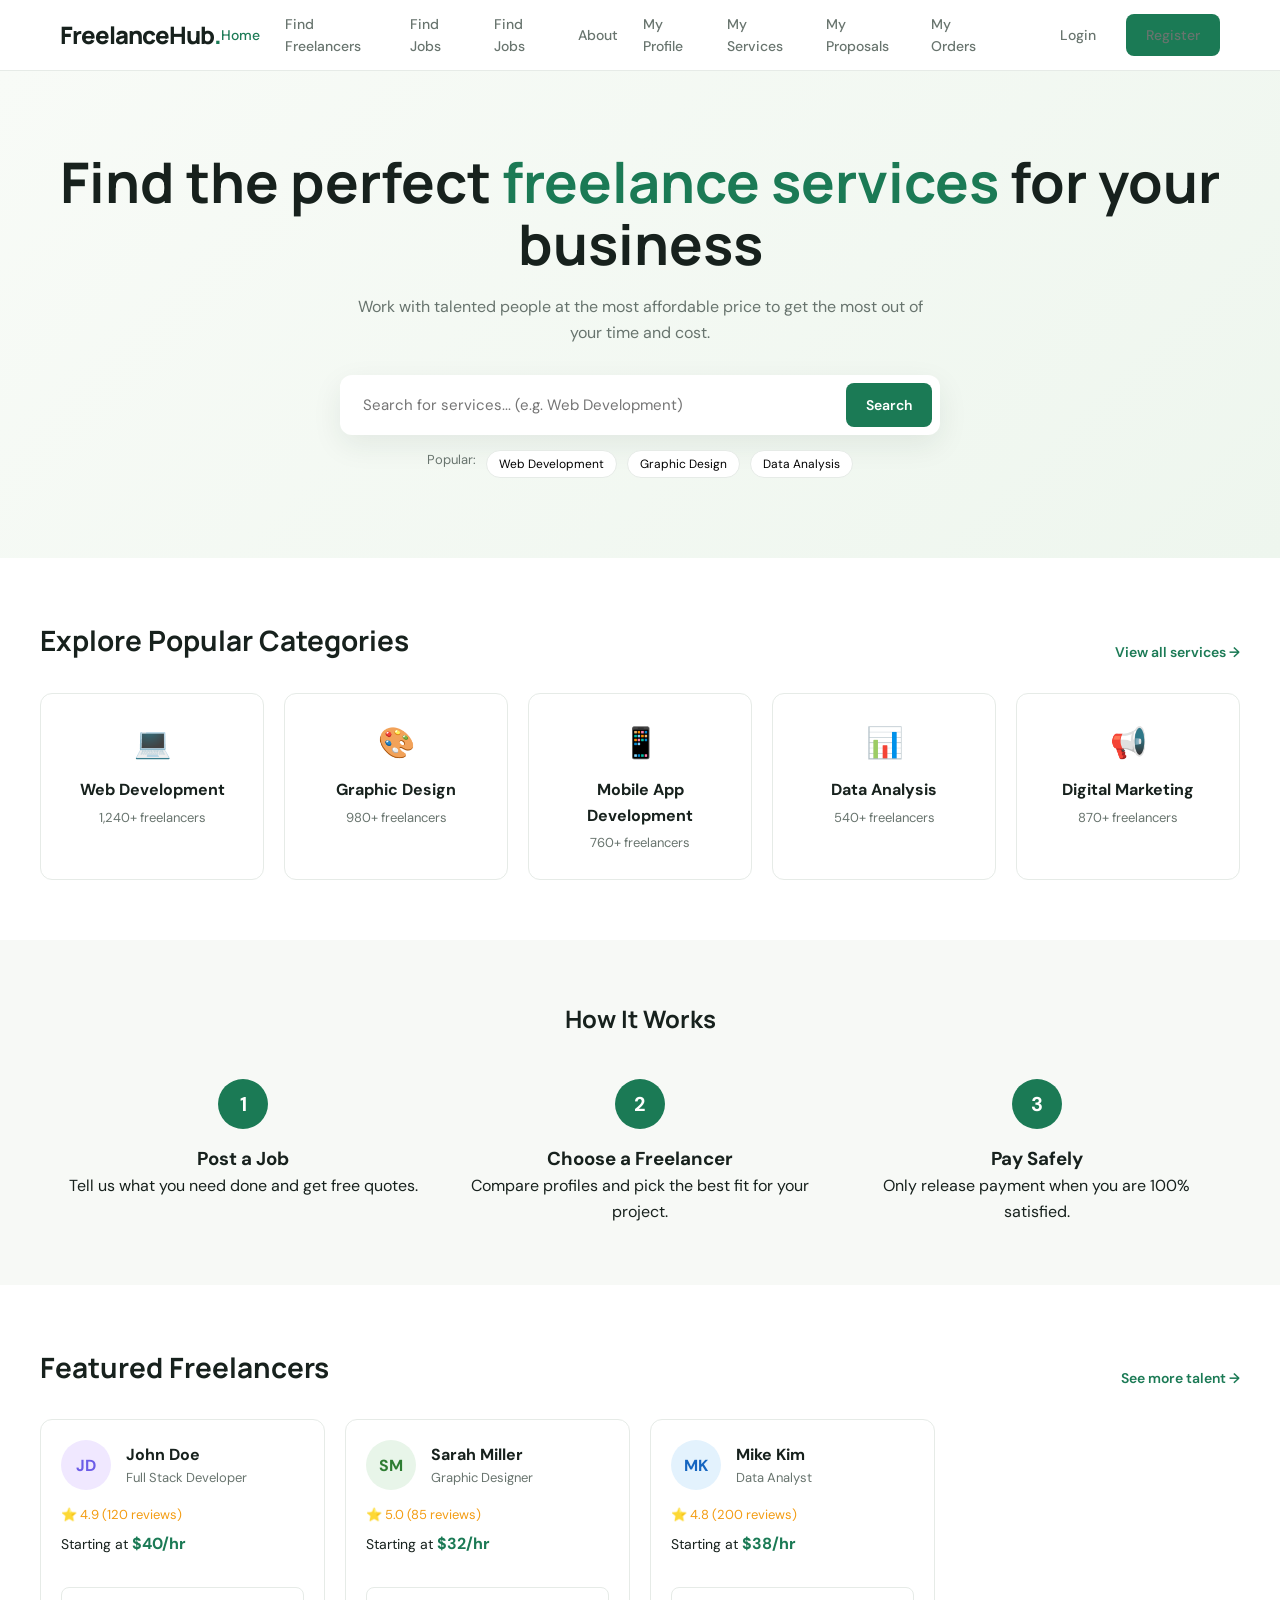
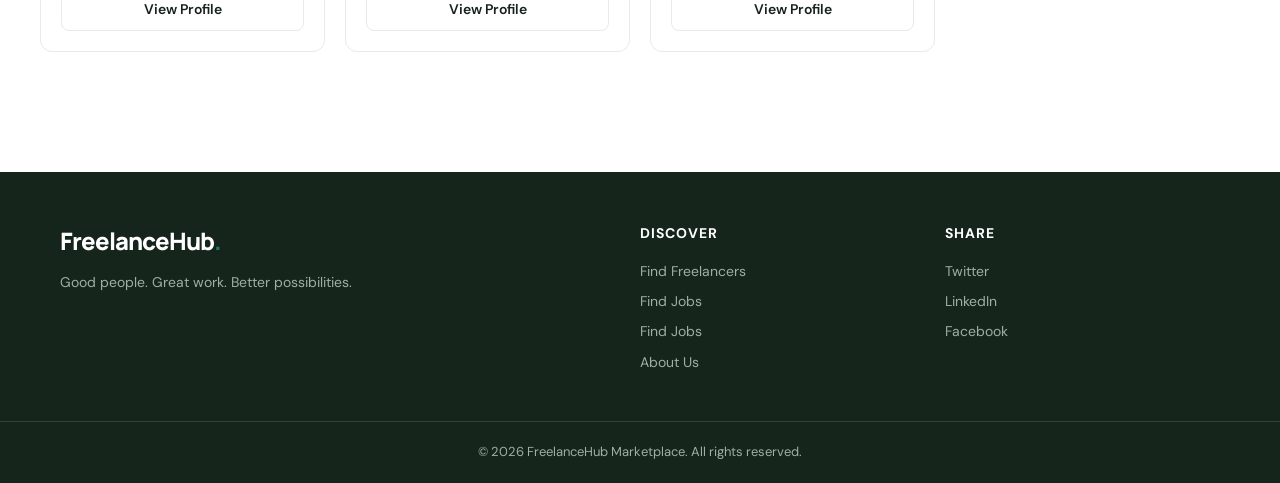
<file: FreelanceHub_Week5/FreelanceHub_Week5/index.html>
<!DOCTYPE html>
<html lang="en">
<head>
  <meta charset="UTF-8">
  <meta name="viewport" content="width=device-width, initial-scale=1.0">
  <title>FreelanceHub — Find Top Freelancers</title>
  <link rel="stylesheet" href="freelance.css">
  <link href="https://fonts.googleapis.com/css2?family=DM+Sans:wght@400;500;700&family=Manrope:wght@600;800&display=swap" rel="stylesheet">
</head>
<body>
  <!-- NAVIGATION BAR -->
  <header class="navbar">
    <div class="container nav-container">
      <a href="index.html" class="logo">FreelanceHub<span>.</span></a>
      <nav class="nav-links" id="navLinks">
        <a href="index.html" class="active">Home</a>
        <a href="freelancers.html">Find Freelancers</a>
        <a href="jobs.html">Find Jobs</a>
        <a href="#">Find Jobs</a>
        <a href="about.html">About</a>
        <a href="profile.html">My Profile</a>
        <a href="my-services.html">My Services</a>
        <a href="my-proposals.html">My Proposals</a><a href="orders.html">My Orders</a>
        <div class="auth-buttons">
          <a href="#" class="btn btn-ghost">Login</a>
          <a href="#" class="btn btn-primary">Register</a>
        </div>
      </nav>
      <button class="menu-toggle" id="menuToggle">☰</button>
    </div>
  </header>

  <main>
    <!-- HERO SECTION -->
    <section class="hero">
      <div class="container hero-content">
        <h1>Find the perfect <span>freelance services</span> for your business</h1>
        <p>Work with talented people at the most affordable price to get the most out of your time and cost.</p>
        
        <!-- SEARCH BAR -->
        <form class="search-bar" id="searchForm">
          <input type="text" id="searchInput" placeholder="Search for services... (e.g. Web Development)">
          <button type="submit" class="btn btn-primary">Search</button>
        </form>
        <div class="popular-searches">
          <span>Popular:</span>
          <button data-search="Web Development">Web Development</button>
          <button data-search="Graphic Design">Graphic Design</button>
          <button data-search="Data Analysis">Data Analysis</button>
        </div>
      </div>
    </section>

    <!-- POPULAR CATEGORIES -->
    <section class="section container">
      <div class="section-heading">
        <h2>Explore Popular Categories</h2>
        <a href="freelancers.html" class="text-link">View all services →</a>
      </div>
      <div class="category-grid">
        <a href="freelancers.html?category=Web%20Development" class="category-card">
          <span class="cat-icon">💻</span>
          <h3>Web Development</h3>
          <p>1,240+ freelancers</p>
        </a>
        <a href="freelancers.html?category=Graphic%20Design" class="category-card">
          <span class="cat-icon">🎨</span>
          <h3>Graphic Design</h3>
          <p>980+ freelancers</p>
        </a>
        <a href="freelancers.html?category=Mobile%20App" class="category-card">
          <span class="cat-icon">📱</span>
          <h3>Mobile App Development</h3>
          <p>760+ freelancers</p>
        </a>
        <a href="freelancers.html?category=Data%20Analysis" class="category-card">
          <span class="cat-icon">📊</span>
          <h3>Data Analysis</h3>
          <p>540+ freelancers</p>
        </a>
        <a href="freelancers.html?category=Digital%20Marketing" class="category-card">
          <span class="cat-icon">📢</span>
          <h3>Digital Marketing</h3>
          <p>870+ freelancers</p>
        </a>
      </div>
    </section>

    <!-- HOW IT WORKS -->
    <section class="section how-it-works">
      <div class="container">
        <h2>How It Works</h2>
        <div class="steps-grid">
          <div class="step">
            <div class="step-number">1</div>
            <h3>Post a Job</h3>
            <p>Tell us what you need done and get free quotes.</p>
          </div>
          <div class="step">
            <div class="step-number">2</div>
            <h3>Choose a Freelancer</h3>
            <p>Compare profiles and pick the best fit for your project.</p>
          </div>
          <div class="step">
            <div class="step-number">3</div>
            <h3>Pay Safely</h3>
            <p>Only release payment when you are 100% satisfied.</p>
          </div>
        </div>
      </div>
    </section>

    <!-- FREELANCER PREVIEW CARDS -->
    <section class="section container">
      <div class="section-heading">
        <h2>Featured Freelancers</h2>
        <a href="freelancers.html" class="text-link">See more talent →</a>
      </div>
      <div class="freelancer-grid">
        <!-- Card 1 -->
        <div class="freelancer-card">
          <div class="card-header">
            <div class="avatar">JD</div>
            <div>
              <h3>John Doe</h3>
              <p>Full Stack Developer</p>
            </div>
          </div>
          <div class="card-body">
            <p class="rating">⭐ 4.9 (120 reviews)</p>
            <p class="price">Starting at <strong>$40/hr</strong></p>
          </div>
          <a href="freelancers.html" class="btn btn-outline">View Profile</a>
        </div>
        <!-- Card 2 -->
        <div class="freelancer-card">
          <div class="card-header">
            <div class="avatar" style="background: #e8f5e9; color: #2e7d32;">SM</div>
            <div>
              <h3>Sarah Miller</h3>
              <p>Graphic Designer</p>
            </div>
          </div>
          <div class="card-body">
            <p class="rating">⭐ 5.0 (85 reviews)</p>
            <p class="price">Starting at <strong>$32/hr</strong></p>
          </div>
          <a href="freelancers.html" class="btn btn-outline">View Profile</a>
        </div>
        <!-- Card 3 -->
        <div class="freelancer-card">
          <div class="card-header">
            <div class="avatar" style="background: #e3f2fd; color: #1565c0;">MK</div>
            <div>
              <h3>Mike Kim</h3>
              <p>Data Analyst</p>
            </div>
          </div>
          <div class="card-body">
            <p class="rating">⭐ 4.8 (200 reviews)</p>
            <p class="price">Starting at <strong>$38/hr</strong></p>
          </div>
          <a href="freelancers.html" class="btn btn-outline">View Profile</a>
        </div>
      </div>
    </section>
  </main>

  <!-- FOOTER -->
  <footer class="footer">
    <div class="container footer-content">
      <div class="footer-brand">
        <a href="index.html" class="logo">FreelanceHub<span>.</span></a>
        <p>Good people. Great work. Better possibilities.</p>
      </div>
      <div class="footer-links">
        <h4>Discover</h4>
        <a href="freelancers.html">Find Freelancers</a>
        <a href="jobs.html">Find Jobs</a>
        <a href="#">Find Jobs</a>
        <a href="about.html">About Us</a>
      </div>
      <div class="footer-social">
        <h4>Share</h4>
        <a href="#" class="social-link">Twitter</a>
        <a href="#" class="social-link">LinkedIn</a>
        <a href="#" class="social-link">Facebook</a>
      </div>
    </div>
    <div class="footer-bottom">
      <p>&copy; 2026 FreelanceHub Marketplace. All rights reserved.</p>
    </div>
  </footer>

  <script src="freelance.js"></script>
</body>
</html>
</file>
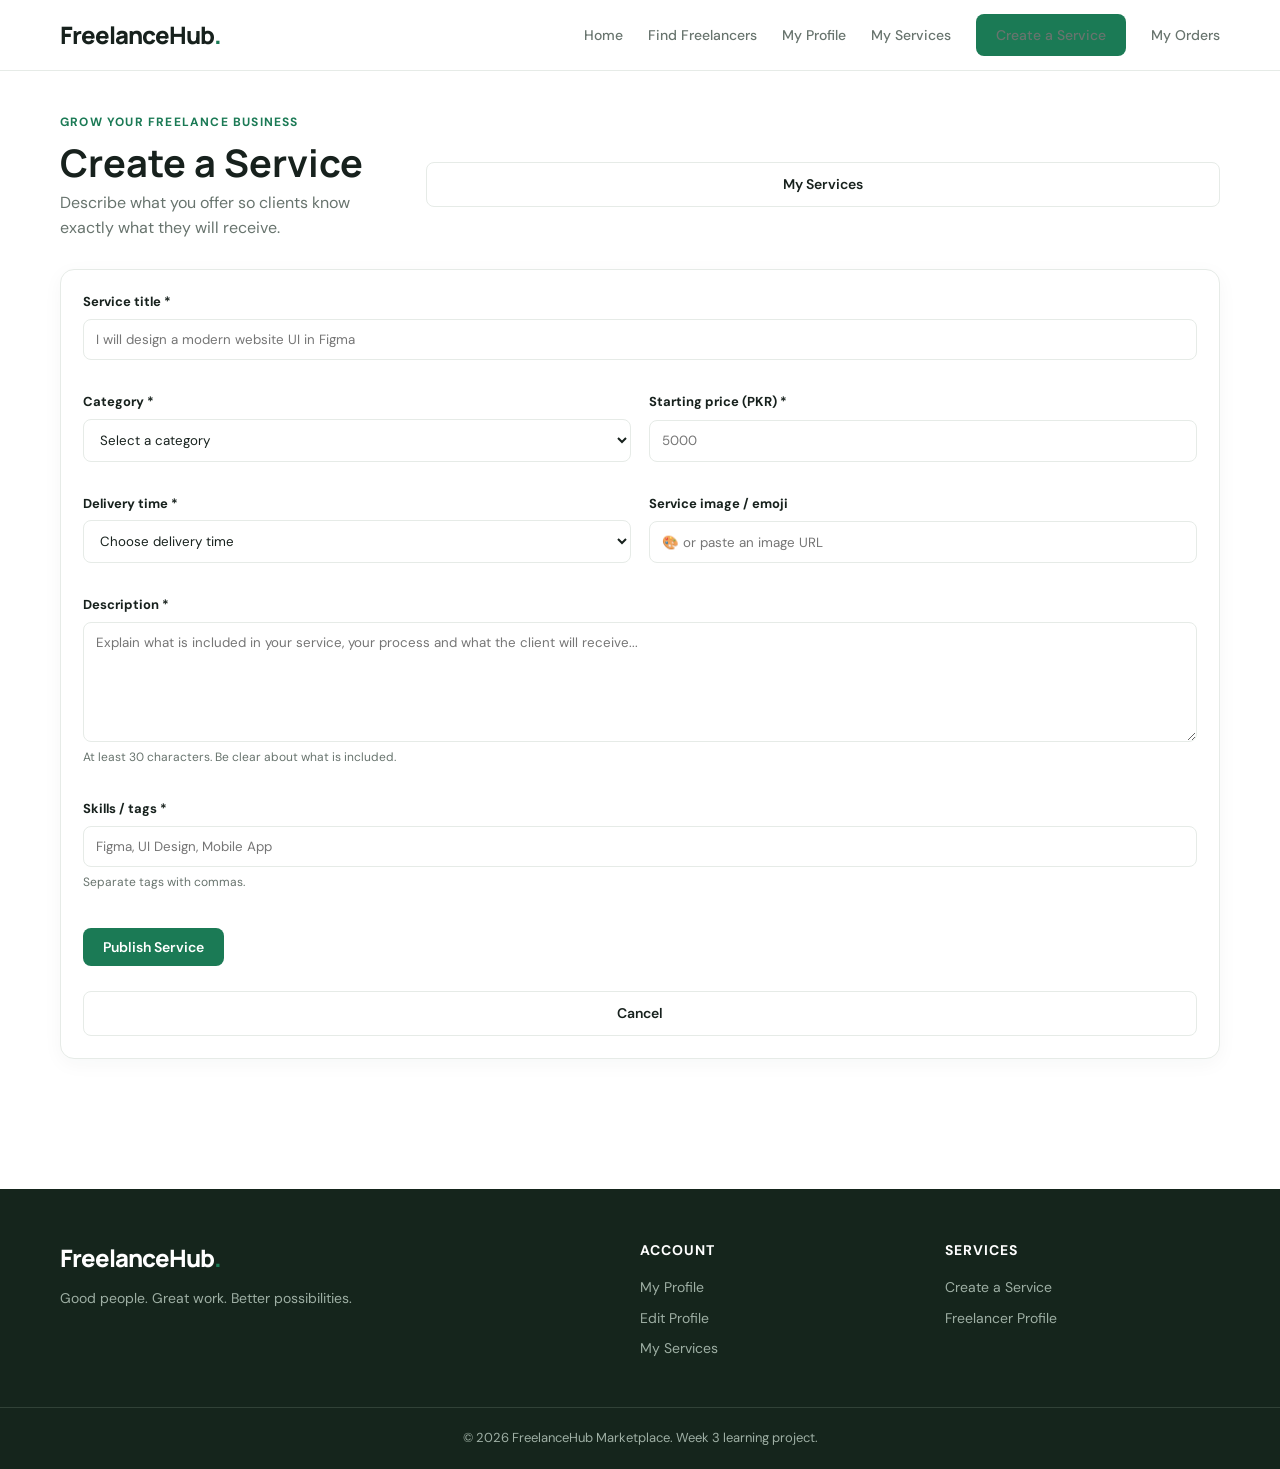
<file: FreelanceHub_Week5/FreelanceHub_Week5/create-service.html>
<!DOCTYPE html><html lang="en"><head><meta charset="UTF-8"><meta name="viewport" content="width=device-width, initial-scale=1.0"><title>Create a Service | FreelanceHub</title><link rel="stylesheet" href="freelance.css"><link href="https://fonts.googleapis.com/css2?family=DM+Sans:wght@400;500;700&family=Manrope:wght@600;800&display=swap" rel="stylesheet"></head><body>
<header class="navbar"><div class="container nav-container">
<a href="index.html" class="logo">FreelanceHub<span>.</span></a>
<nav class="nav-links" id="navLinks">
<a href="index.html">Home</a><a href="freelancers.html">Find Freelancers</a>
<a href="profile.html">My Profile</a><a href="my-services.html">My Services</a>
<a href="create-service.html" class="btn btn-primary">Create a Service</a>
<a href="orders.html">My Orders</a></nav><button class="menu-toggle" id="menuToggle" aria-label="Toggle navigation">☰</button>
</div></header>
<main class="page-wrap">
<div class="page-heading"><div><p class="eyebrow">Grow your freelance business</p><h1>Create a Service</h1><p class="muted">Describe what you offer so clients know exactly what they will receive.</p></div><a class="btn btn-outline" href="my-services.html">My Services</a></div>
<form class="panel" id="serviceForm" novalidate><div id="serviceFormMessage"></div><input type="hidden" id="serviceId">
<div class="form-grid">
<div class="field full"><label for="serviceTitle">Service title *</label><input id="serviceTitle" required maxlength="100" placeholder="I will design a modern website UI in Figma"></div>
<div class="field"><label for="serviceCategory">Category *</label><select id="serviceCategory" required><option value="">Select a category</option><option>Web Development</option><option>Graphic Design</option><option>UI/UX Design</option><option>Mobile App Development</option><option>Digital Marketing</option><option>Data Analysis</option><option>Writing & Translation</option></select></div>
<div class="field"><label for="servicePrice">Starting price (PKR) *</label><input id="servicePrice" type="number" min="500" max="1000000" required placeholder="5000"></div>
<div class="field"><label for="deliveryTime">Delivery time *</label><select id="deliveryTime" required><option value="">Choose delivery time</option><option>1 day</option><option>2 days</option><option>3 days</option><option>5 days</option><option>7 days</option><option>14 days</option></select></div>
<div class="field"><label for="serviceImage">Service image / emoji</label><input id="serviceImage" maxlength="80" placeholder="🎨 or paste an image URL"></div>
<div class="field full"><label for="serviceDescription">Description *</label><textarea id="serviceDescription" required minlength="30" maxlength="1200" placeholder="Explain what is included in your service, your process and what the client will receive..."></textarea><span class="help-text">At least 30 characters. Be clear about what is included.</span></div>
<div class="field full"><label for="serviceTags">Skills / tags *</label><input id="serviceTags" required placeholder="Figma, UI Design, Mobile App"><span class="help-text">Separate tags with commas.</span></div>
</div><div class="form-actions"><button class="btn btn-primary" type="submit" id="serviceSubmit">Publish Service</button><a class="btn btn-outline" href="my-services.html">Cancel</a></div></form>
</main>
<footer class="footer"><div class="container footer-content">
<div class="footer-brand"><a href="index.html" class="logo">FreelanceHub<span>.</span></a><p>Good people. Great work. Better possibilities.</p></div>
<div class="footer-links"><h4>Account</h4><a href="profile.html">My Profile</a><a href="edit-profile.html">Edit Profile</a><a href="my-services.html">My Services</a></div>
<div class="footer-social"><h4>Services</h4><a href="create-service.html">Create a Service</a><a href="freelancer-profile.html">Freelancer Profile</a></div>
</div><div class="footer-bottom"><p>© 2026 FreelanceHub Marketplace. Week 3 learning project.</p></div></footer>
<div class="toast" id="toast" role="status" aria-live="polite"></div>
<script src="freelance.js"></script>
</body></html>
</file>
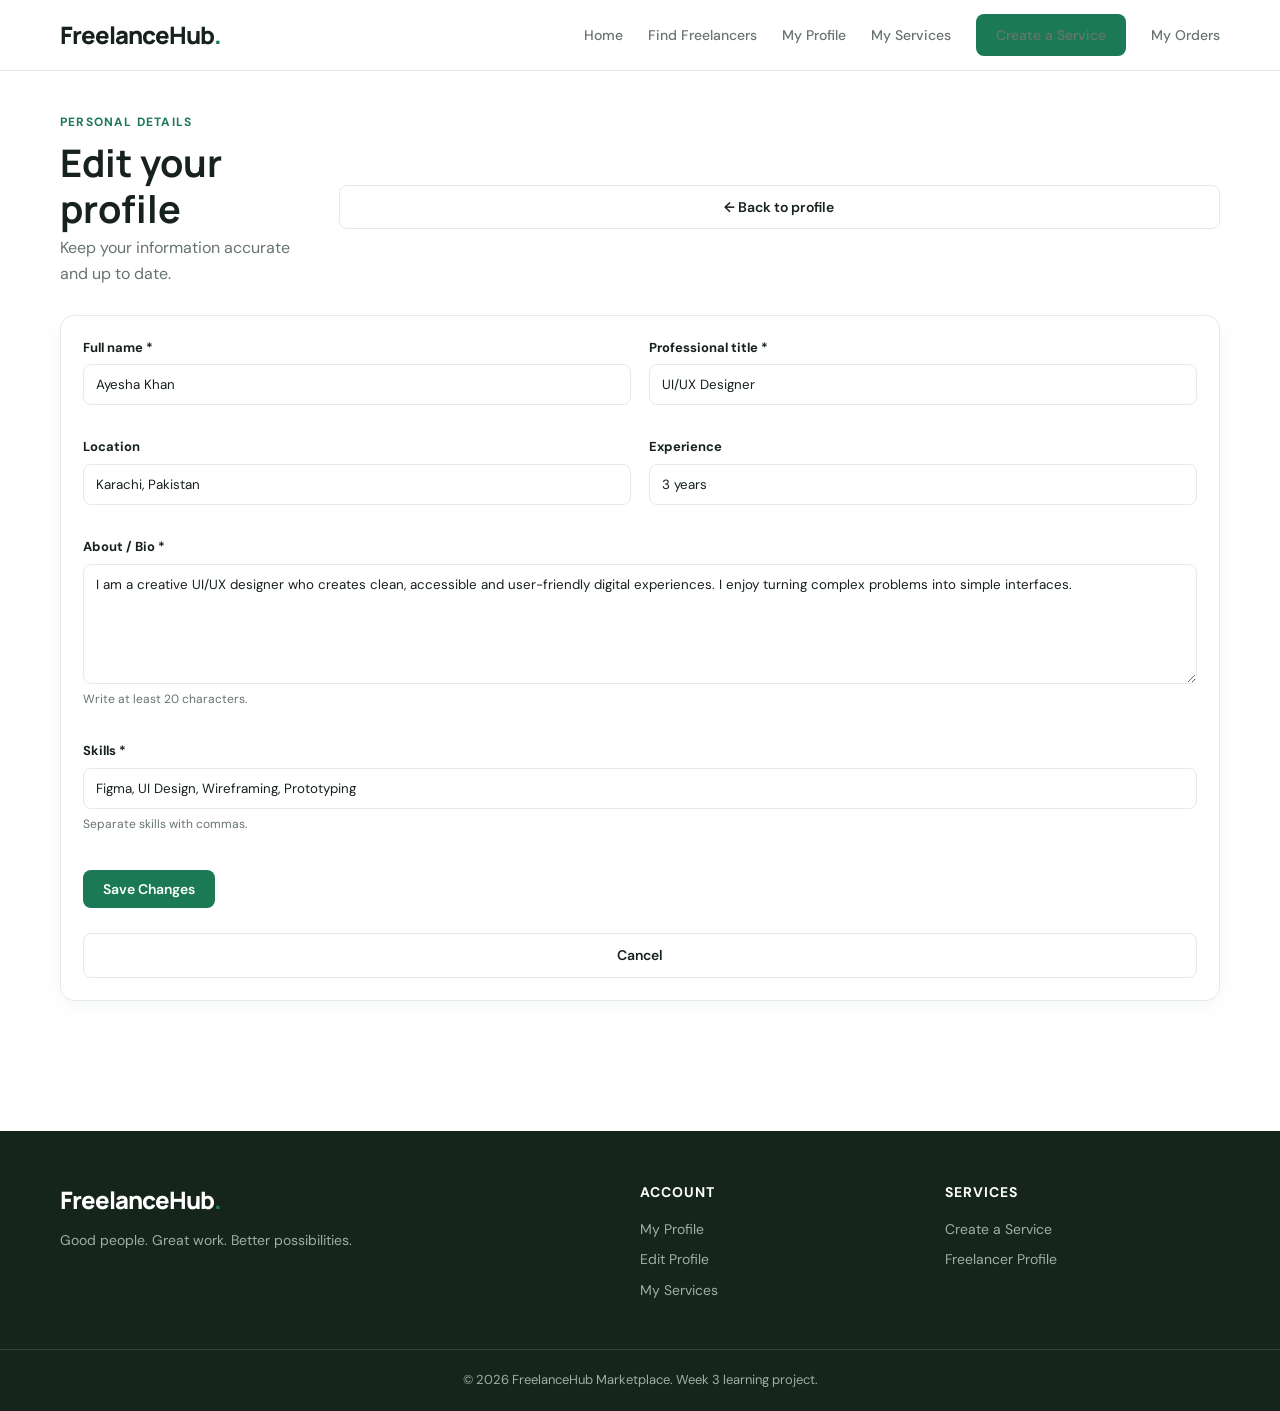
<file: FreelanceHub_Week5/FreelanceHub_Week5/edit-profile.html>
<!DOCTYPE html><html lang="en"><head><meta charset="UTF-8"><meta name="viewport" content="width=device-width, initial-scale=1.0"><title>Edit Profile | FreelanceHub</title><link rel="stylesheet" href="freelance.css"><link href="https://fonts.googleapis.com/css2?family=DM+Sans:wght@400;500;700&family=Manrope:wght@600;800&display=swap" rel="stylesheet"></head><body>
<header class="navbar"><div class="container nav-container">
<a href="index.html" class="logo">FreelanceHub<span>.</span></a>
<nav class="nav-links" id="navLinks">
<a href="index.html">Home</a><a href="freelancers.html">Find Freelancers</a>
<a href="profile.html">My Profile</a><a href="my-services.html">My Services</a>
<a href="create-service.html" class="btn btn-primary">Create a Service</a>
<a href="orders.html">My Orders</a></nav><button class="menu-toggle" id="menuToggle" aria-label="Toggle navigation">☰</button>
</div></header>
<main class="page-wrap">
<div class="page-heading"><div><p class="eyebrow">Personal details</p><h1>Edit your profile</h1><p class="muted">Keep your information accurate and up to date.</p></div><a class="btn btn-outline" href="profile.html">← Back to profile</a></div>
<form class="panel" id="profileForm" novalidate><div id="profileFormMessage"></div><div class="form-grid">
<div class="field"><label for="fullName">Full name *</label><input id="fullName" name="fullName" required maxlength="60" placeholder="e.g. Ayesha Khan"></div>
<div class="field"><label for="professionalTitle">Professional title *</label><input id="professionalTitle" name="professionalTitle" required maxlength="80" placeholder="e.g. UI/UX Designer"></div>
<div class="field"><label for="location">Location</label><input id="location" name="location" placeholder="Karachi, Pakistan"></div>
<div class="field"><label for="experience">Experience</label><input id="experience" name="experience" placeholder="e.g. 3 years"></div>
<div class="field full"><label for="bio">About / Bio *</label><textarea id="bio" name="bio" required minlength="20" maxlength="600" placeholder="Tell clients about your experience and strengths..."></textarea><span class="help-text">Write at least 20 characters.</span></div>
<div class="field full"><label for="skills">Skills *</label><input id="skills" name="skills" required placeholder="Figma, UI Design, Prototyping"><span class="help-text">Separate skills with commas.</span></div>
</div><div class="form-actions"><button class="btn btn-primary" type="submit">Save Changes</button><a class="btn btn-outline" href="profile.html">Cancel</a></div></form>
</main>
<footer class="footer"><div class="container footer-content">
<div class="footer-brand"><a href="index.html" class="logo">FreelanceHub<span>.</span></a><p>Good people. Great work. Better possibilities.</p></div>
<div class="footer-links"><h4>Account</h4><a href="profile.html">My Profile</a><a href="edit-profile.html">Edit Profile</a><a href="my-services.html">My Services</a></div>
<div class="footer-social"><h4>Services</h4><a href="create-service.html">Create a Service</a><a href="freelancer-profile.html">Freelancer Profile</a></div>
</div><div class="footer-bottom"><p>© 2026 FreelanceHub Marketplace. Week 3 learning project.</p></div></footer>
<div class="toast" id="toast" role="status" aria-live="polite"></div>
<script src="freelance.js"></script>
</body></html>
</file>
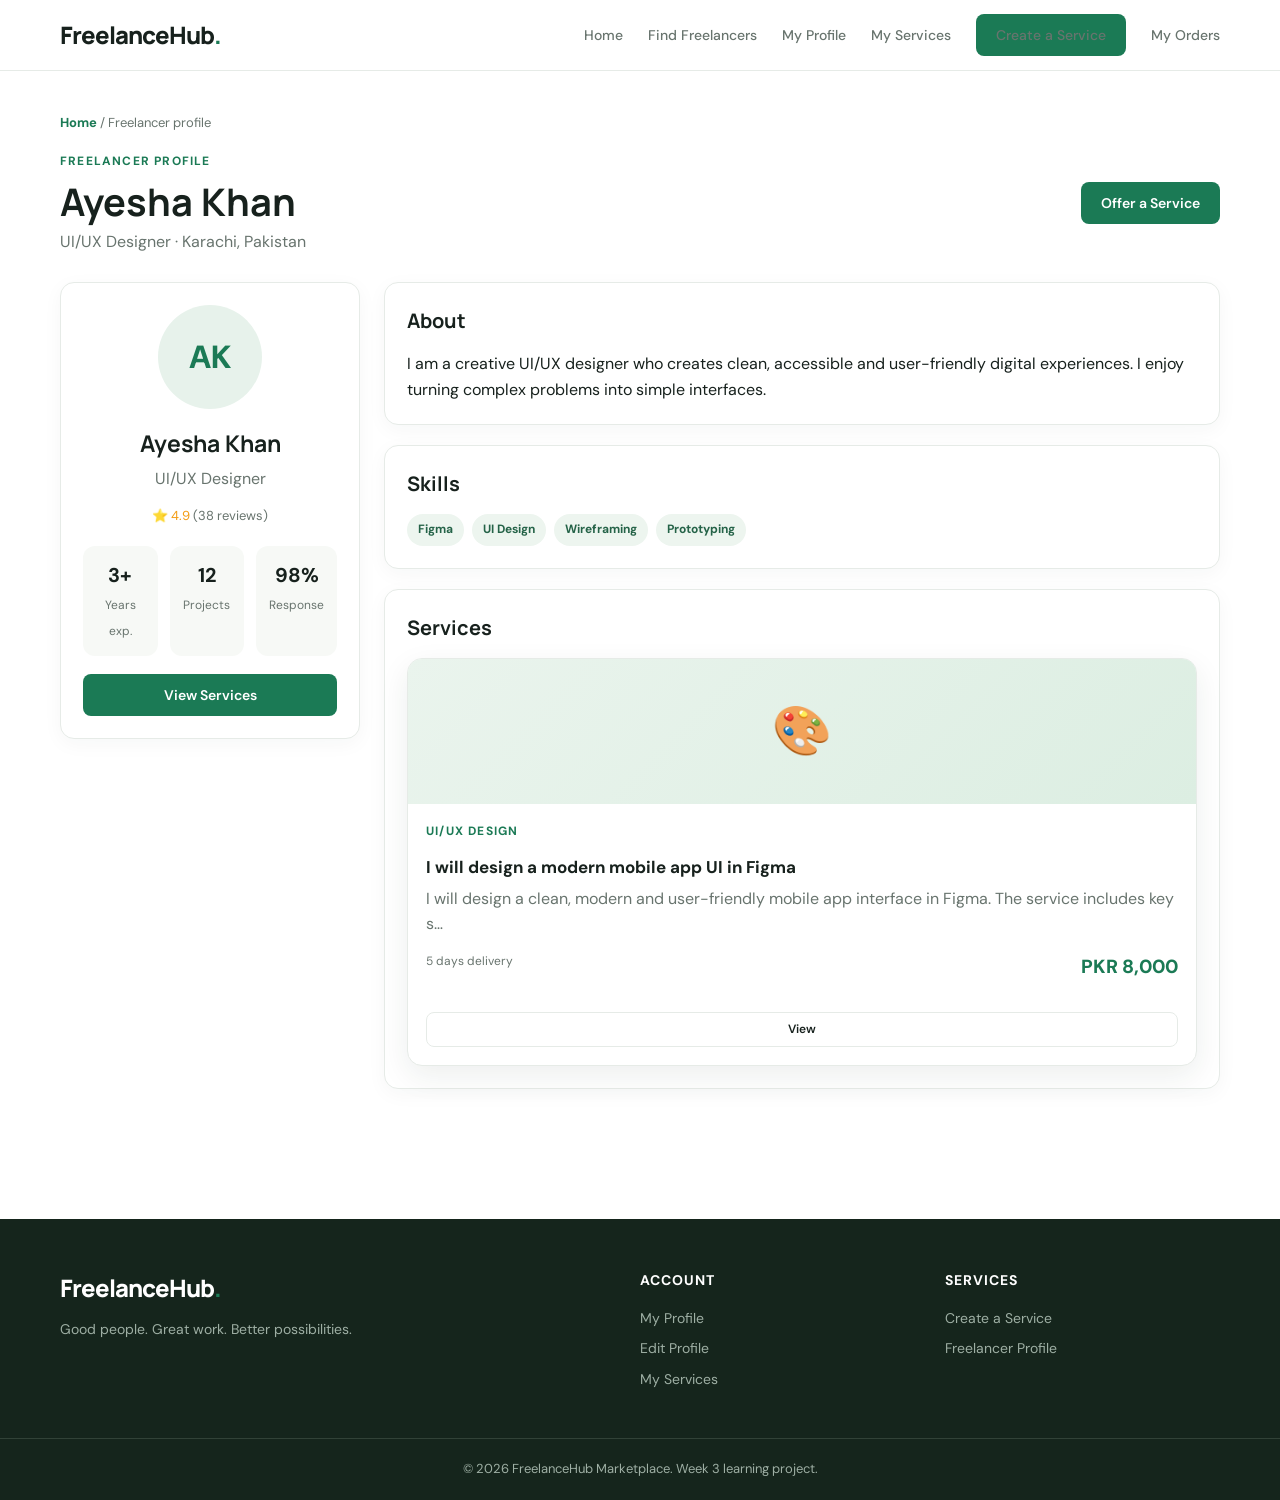
<file: FreelanceHub_Week5/FreelanceHub_Week5/freelancer-profile.html>
<!DOCTYPE html><html lang="en"><head><meta charset="UTF-8"><meta name="viewport" content="width=device-width, initial-scale=1.0"><title>Freelancer Profile | FreelanceHub</title><link rel="stylesheet" href="freelance.css"><link href="https://fonts.googleapis.com/css2?family=DM+Sans:wght@400;500;700&family=Manrope:wght@600;800&display=swap" rel="stylesheet"></head><body>
<header class="navbar"><div class="container nav-container">
<a href="index.html" class="logo">FreelanceHub<span>.</span></a>
<nav class="nav-links" id="navLinks">
<a href="index.html">Home</a><a href="freelancers.html">Find Freelancers</a>
<a href="profile.html">My Profile</a><a href="my-services.html">My Services</a>
<a href="create-service.html" class="btn btn-primary">Create a Service</a>
<a href="orders.html">My Orders</a></nav><button class="menu-toggle" id="menuToggle" aria-label="Toggle navigation">☰</button>
</div></header>
<main class="page-wrap">
<div class="breadcrumb"><a class="inline-link" href="index.html">Home</a> / Freelancer profile</div>
<div class="page-heading"><div><p class="eyebrow">Freelancer profile</p><h1 id="publicName">Ayesha Khan</h1><p class="muted" id="publicTitle">UI/UX Designer · Karachi, Pakistan</p></div><a class="btn btn-primary" href="create-service.html">Offer a Service</a></div>
<div class="profile-layout"><aside class="panel profile-card"><div class="avatar-large" id="publicInitials">AK</div><h2 id="publicNameSide">Ayesha Khan</h2><p class="role" id="publicTitleSide">UI/UX Designer</p><p class="rating">⭐ 4.9 <span class="muted">(38 reviews)</span></p><div class="stats"><div class="stat"><strong>3+</strong><span>Years exp.</span></div><div class="stat"><strong>12</strong><span>Projects</span></div><div class="stat"><strong>98%</strong><span>Response</span></div></div><a class="btn btn-primary" style="width:100%;margin-top:18px" href="my-services.html">View Services</a></aside>
<div class="content-stack"><section class="panel"><h2 class="section-title">About</h2><p id="publicBio">I create clear, thoughtful and accessible digital experiences for web and mobile products. My process combines user research, interaction design and prototyping.</p></section>
<section class="panel"><h2 class="section-title">Skills</h2><div class="pill-row" id="publicSkills"><span class="pill">Figma</span><span class="pill">Wireframing</span><span class="pill">Prototyping</span></div></section>
<section class="panel"><h2 class="section-title">Services</h2><div id="publicServices"></div></section></div></div>
</main>
<footer class="footer"><div class="container footer-content">
<div class="footer-brand"><a href="index.html" class="logo">FreelanceHub<span>.</span></a><p>Good people. Great work. Better possibilities.</p></div>
<div class="footer-links"><h4>Account</h4><a href="profile.html">My Profile</a><a href="edit-profile.html">Edit Profile</a><a href="my-services.html">My Services</a></div>
<div class="footer-social"><h4>Services</h4><a href="create-service.html">Create a Service</a><a href="freelancer-profile.html">Freelancer Profile</a></div>
</div><div class="footer-bottom"><p>© 2026 FreelanceHub Marketplace. Week 3 learning project.</p></div></footer>
<div class="toast" id="toast" role="status" aria-live="polite"></div>
<script src="freelance.js"></script>
</body></html>
</file>
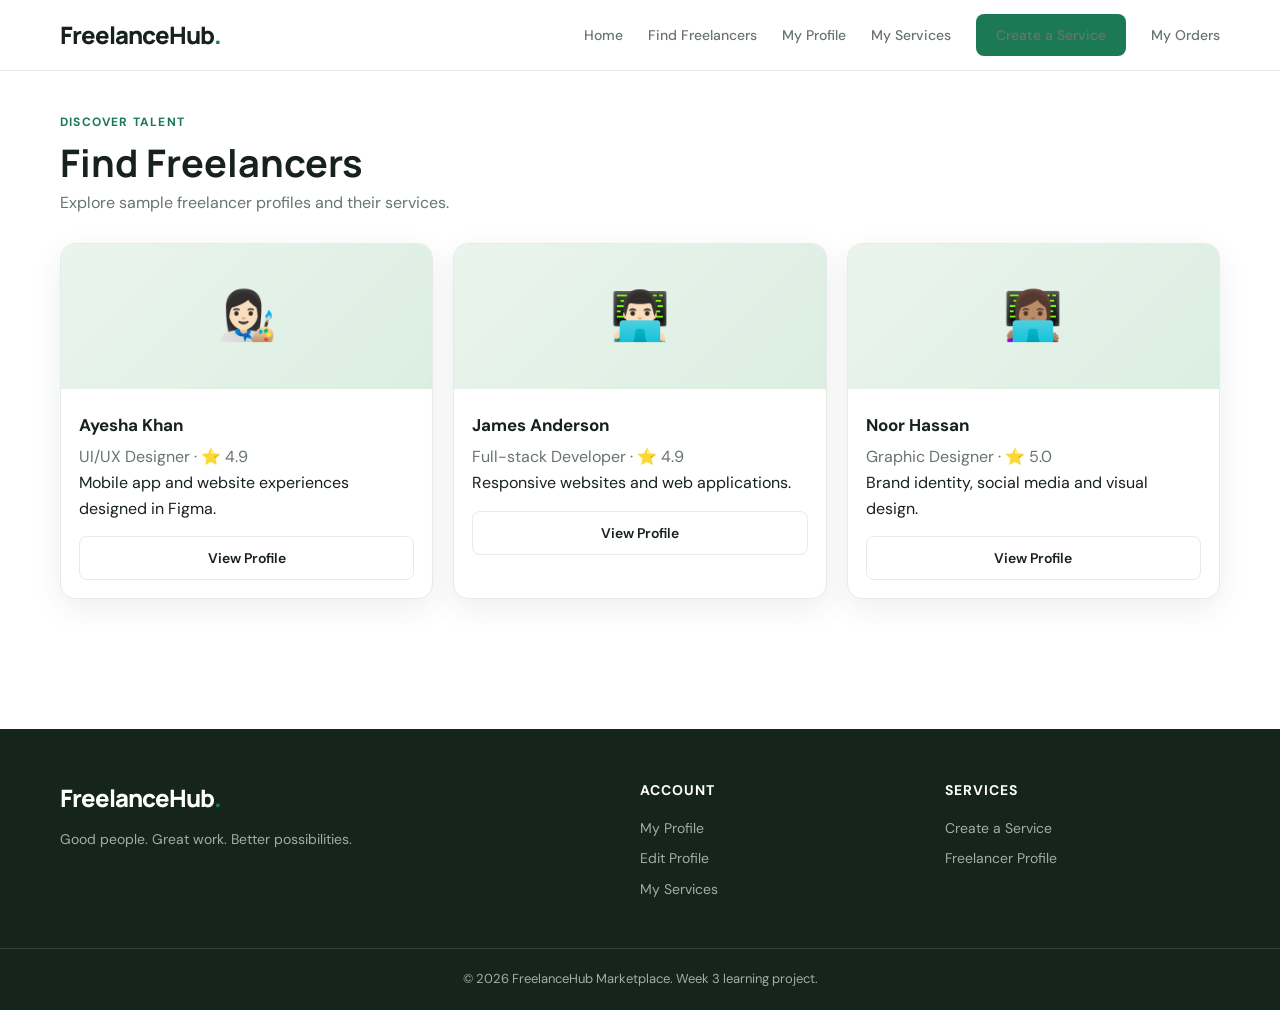
<file: FreelanceHub_Week5/FreelanceHub_Week5/freelancers.html>
<!DOCTYPE html><html lang="en"><head><meta charset="UTF-8"><meta name="viewport" content="width=device-width, initial-scale=1.0"><title>Find Freelancers | FreelanceHub</title><link rel="stylesheet" href="freelance.css"><link href="https://fonts.googleapis.com/css2?family=DM+Sans:wght@400;500;700&family=Manrope:wght@600;800&display=swap" rel="stylesheet"></head><body>
<header class="navbar"><div class="container nav-container">
<a href="index.html" class="logo">FreelanceHub<span>.</span></a>
<nav class="nav-links" id="navLinks">
<a href="index.html">Home</a><a href="freelancers.html">Find Freelancers</a>
<a href="profile.html">My Profile</a><a href="my-services.html">My Services</a>
<a href="create-service.html" class="btn btn-primary">Create a Service</a>
<a href="orders.html">My Orders</a></nav><button class="menu-toggle" id="menuToggle" aria-label="Toggle navigation">☰</button>
</div></header>
<main class="page-wrap">
<div class="page-heading"><div><p class="eyebrow">Discover talent</p><h1>Find Freelancers</h1><p class="muted">Explore sample freelancer profiles and their services.</p></div></div>
<div class="service-grid">
<article class="service-card"><div class="service-art">👩🏻‍🎨</div><div class="service-card-body"><h3>Ayesha Khan</h3><p class="muted">UI/UX Designer · ⭐ 4.9</p><p>Mobile app and website experiences designed in Figma.</p><a class="btn btn-outline" href="freelancer-profile.html">View Profile</a></div></article>
<article class="service-card"><div class="service-art">👨🏻‍💻</div><div class="service-card-body"><h3>James Anderson</h3><p class="muted">Full-stack Developer · ⭐ 4.9</p><p>Responsive websites and web applications.</p><a class="btn btn-outline" href="freelancer-profile.html">View Profile</a></div></article>
<article class="service-card"><div class="service-art">👩🏽‍💻</div><div class="service-card-body"><h3>Noor Hassan</h3><p class="muted">Graphic Designer · ⭐ 5.0</p><p>Brand identity, social media and visual design.</p><a class="btn btn-outline" href="freelancer-profile.html">View Profile</a></div></article>
</div>
</main>
<footer class="footer"><div class="container footer-content">
<div class="footer-brand"><a href="index.html" class="logo">FreelanceHub<span>.</span></a><p>Good people. Great work. Better possibilities.</p></div>
<div class="footer-links"><h4>Account</h4><a href="profile.html">My Profile</a><a href="edit-profile.html">Edit Profile</a><a href="my-services.html">My Services</a></div>
<div class="footer-social"><h4>Services</h4><a href="create-service.html">Create a Service</a><a href="freelancer-profile.html">Freelancer Profile</a></div>
</div><div class="footer-bottom"><p>© 2026 FreelanceHub Marketplace. Week 3 learning project.</p></div></footer>
<div class="toast" id="toast" role="status" aria-live="polite"></div>
<script src="freelance.js"></script>
</body></html>
</file>
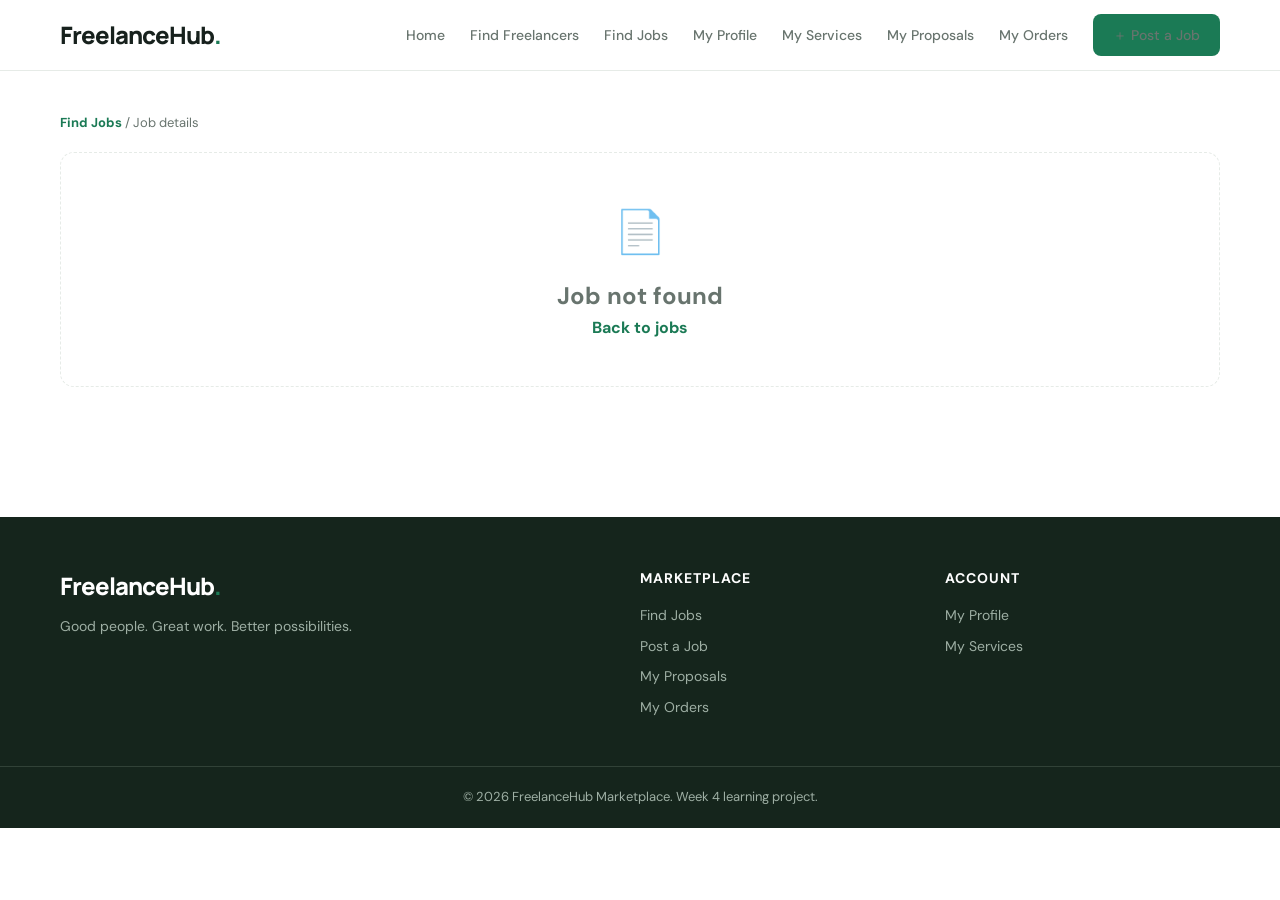
<file: FreelanceHub_Week5/FreelanceHub_Week5/job-details.html>
<!DOCTYPE html><html lang="en"><head><meta charset="UTF-8"><meta name="viewport" content="width=device-width, initial-scale=1.0"><title>Job Details | FreelanceHub</title><link rel="stylesheet" href="freelance.css"><link href="https://fonts.googleapis.com/css2?family=DM+Sans:wght@400;500;700&family=Manrope:wght@600;800&display=swap" rel="stylesheet"></head><body>
<header class="navbar"><div class="container nav-container">
<a href="index.html" class="logo">FreelanceHub<span>.</span></a>
<nav class="nav-links" id="navLinks">
<a href="index.html">Home</a><a href="freelancers.html">Find Freelancers</a>
<a href="jobs.html">Find Jobs</a><a href="profile.html">My Profile</a>
<a href="my-services.html">My Services</a><a href="my-proposals.html">My Proposals</a><a href="orders.html">My Orders</a>
<a href="post-job.html" class="btn btn-primary">＋ Post a Job</a>
</nav><button class="menu-toggle" id="menuToggle" aria-label="Toggle navigation">☰</button>
</div></header>
<main class="page-wrap">
<div class="breadcrumb"><a class="inline-link" href="jobs.html">Find Jobs</a> / Job details</div><div id="jobDetails"></div>
</main>
<footer class="footer"><div class="container footer-content">
<div class="footer-brand"><a href="index.html" class="logo">FreelanceHub<span>.</span></a><p>Good people. Great work. Better possibilities.</p></div>
<div class="footer-links"><h4>Marketplace</h4><a href="jobs.html">Find Jobs</a><a href="post-job.html">Post a Job</a><a href="my-proposals.html">My Proposals</a><a href="orders.html">My Orders</a></div>
<div class="footer-social"><h4>Account</h4><a href="profile.html">My Profile</a><a href="my-services.html">My Services</a></div>
</div><div class="footer-bottom"><p>© 2026 FreelanceHub Marketplace. Week 4 learning project.</p></div></footer>
<div class="toast" id="toast" role="status" aria-live="polite"></div><script src="freelance.js"></script>
</body></html>
</file>
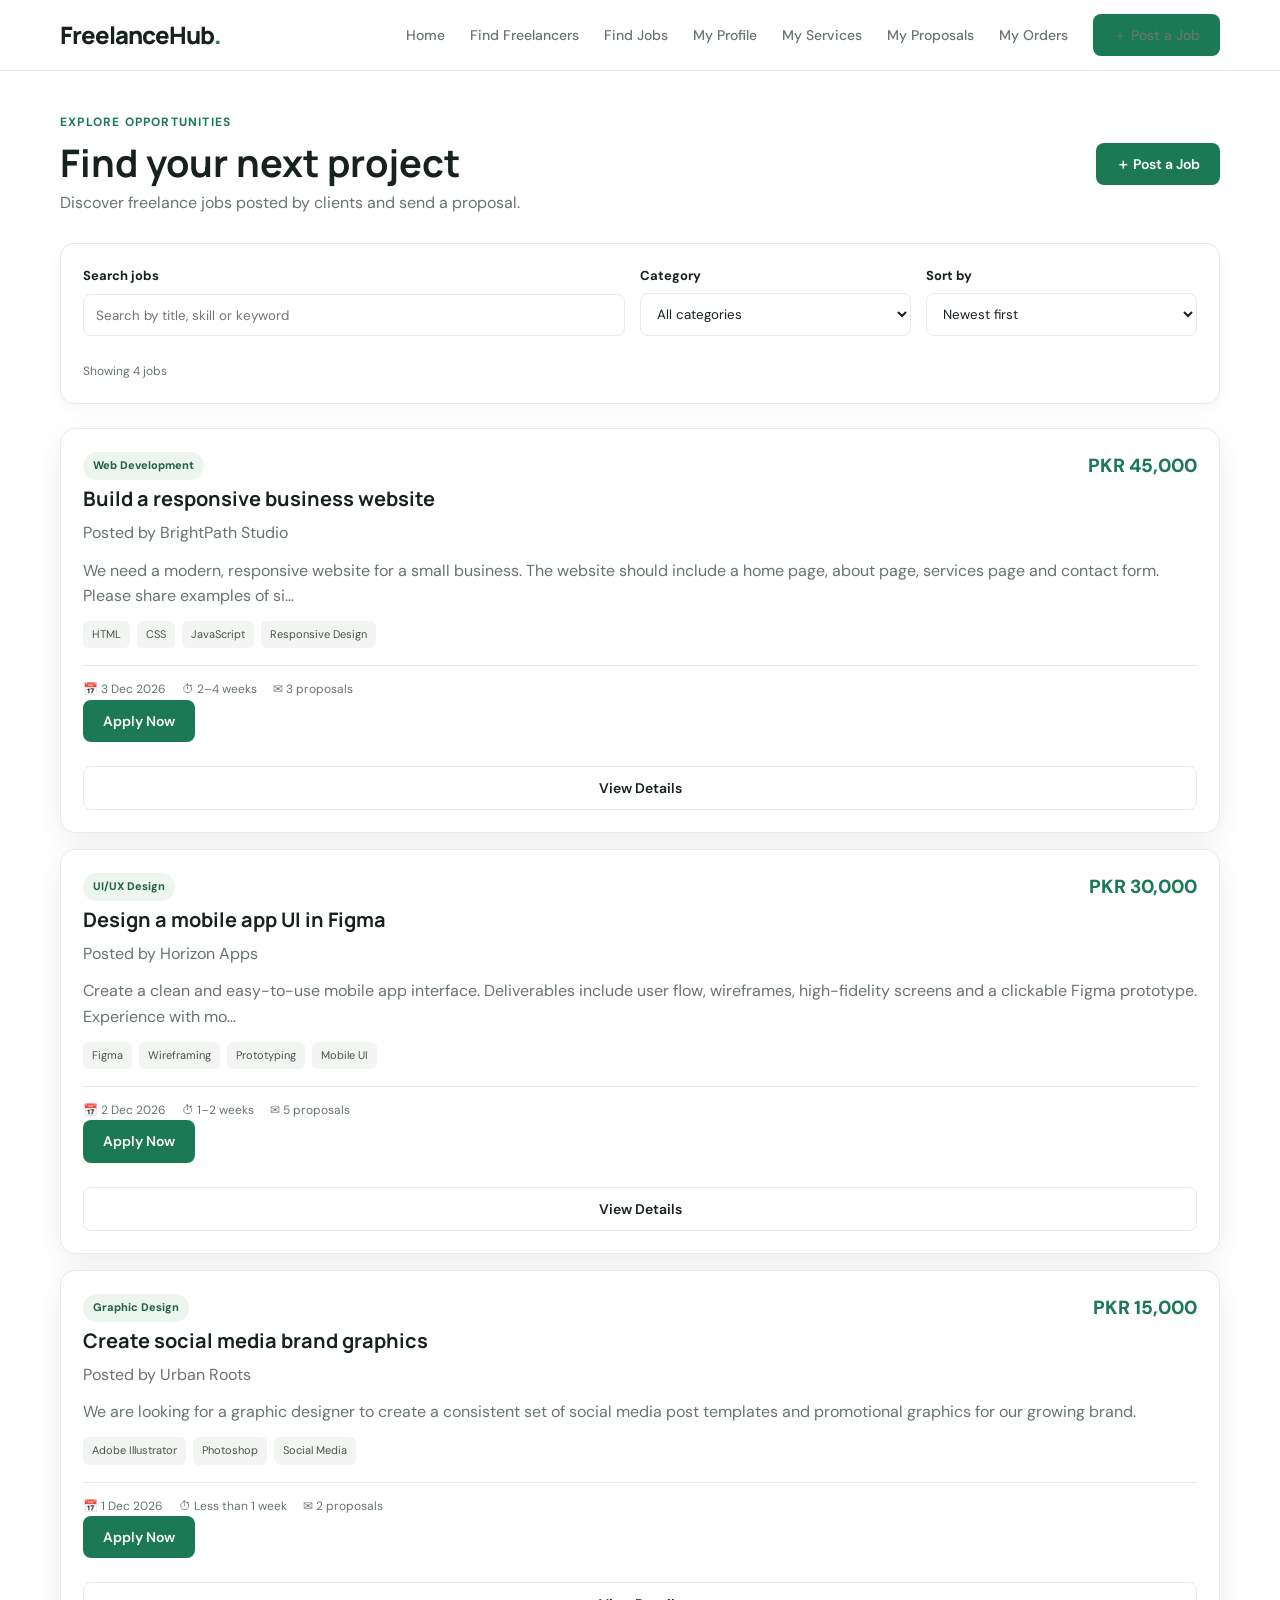
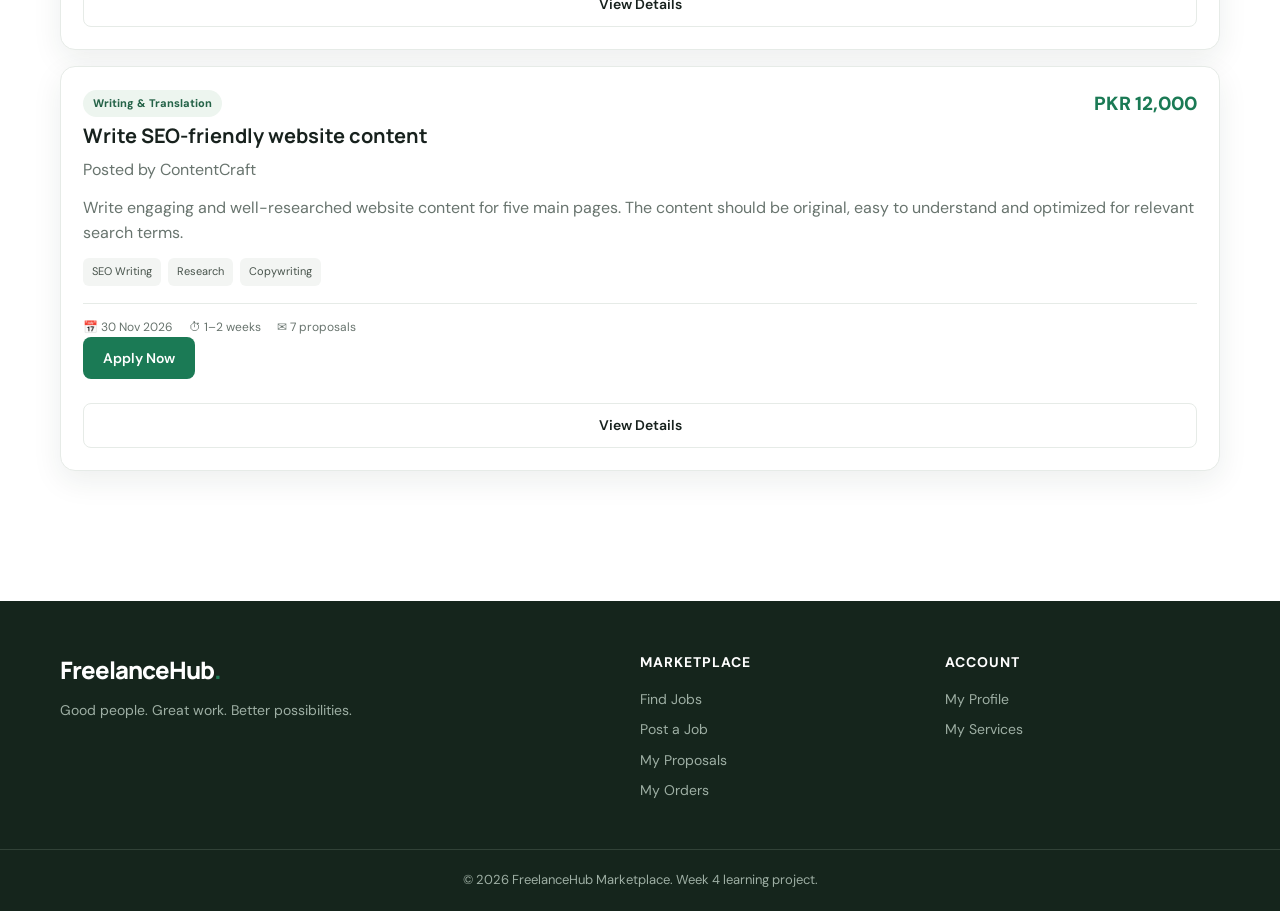
<file: FreelanceHub_Week5/FreelanceHub_Week5/jobs.html>
<!DOCTYPE html><html lang="en"><head><meta charset="UTF-8"><meta name="viewport" content="width=device-width, initial-scale=1.0"><title>Find Jobs | FreelanceHub</title><link rel="stylesheet" href="freelance.css"><link href="https://fonts.googleapis.com/css2?family=DM+Sans:wght@400;500;700&family=Manrope:wght@600;800&display=swap" rel="stylesheet"></head><body>
<header class="navbar"><div class="container nav-container">
<a href="index.html" class="logo">FreelanceHub<span>.</span></a>
<nav class="nav-links" id="navLinks">
<a href="index.html">Home</a><a href="freelancers.html">Find Freelancers</a>
<a href="jobs.html">Find Jobs</a><a href="profile.html">My Profile</a>
<a href="my-services.html">My Services</a><a href="my-proposals.html">My Proposals</a><a href="orders.html">My Orders</a>
<a href="post-job.html" class="btn btn-primary">＋ Post a Job</a>
</nav><button class="menu-toggle" id="menuToggle" aria-label="Toggle navigation">☰</button>
</div></header>
<main class="page-wrap">
<div class="page-heading"><div><p class="eyebrow">Explore opportunities</p><h1>Find your next project</h1><p class="muted">Discover freelance jobs posted by clients and send a proposal.</p></div><a class="btn btn-primary" href="post-job.html">＋ Post a Job</a></div>
<section class="panel job-search-panel"><div class="job-filter-grid">
<div class="field"><label for="jobSearch">Search jobs</label><input id="jobSearch" type="search" placeholder="Search by title, skill or keyword"></div>
<div class="field"><label for="jobCategory">Category</label><select id="jobCategory"><option value="">All categories</option><option>Web Development</option><option>UI/UX Design</option><option>Graphic Design</option><option>Mobile App Development</option><option>Digital Marketing</option><option>Writing & Translation</option><option>Data Analysis</option></select></div>
<div class="field"><label for="jobSort">Sort by</label><select id="jobSort"><option value="newest">Newest first</option><option value="budget-high">Budget: high to low</option><option value="budget-low">Budget: low to high</option></select></div>
</div><p class="help-text" id="jobResultsCount" style="margin-top:12px">Showing available jobs</p></section>
<div id="jobListings" class="job-list"></div>
</main>
<footer class="footer"><div class="container footer-content">
<div class="footer-brand"><a href="index.html" class="logo">FreelanceHub<span>.</span></a><p>Good people. Great work. Better possibilities.</p></div>
<div class="footer-links"><h4>Marketplace</h4><a href="jobs.html">Find Jobs</a><a href="post-job.html">Post a Job</a><a href="my-proposals.html">My Proposals</a><a href="orders.html">My Orders</a></div>
<div class="footer-social"><h4>Account</h4><a href="profile.html">My Profile</a><a href="my-services.html">My Services</a></div>
</div><div class="footer-bottom"><p>© 2026 FreelanceHub Marketplace. Week 4 learning project.</p></div></footer>
<div class="toast" id="toast" role="status" aria-live="polite"></div><script src="freelance.js"></script>
</body></html>
</file>
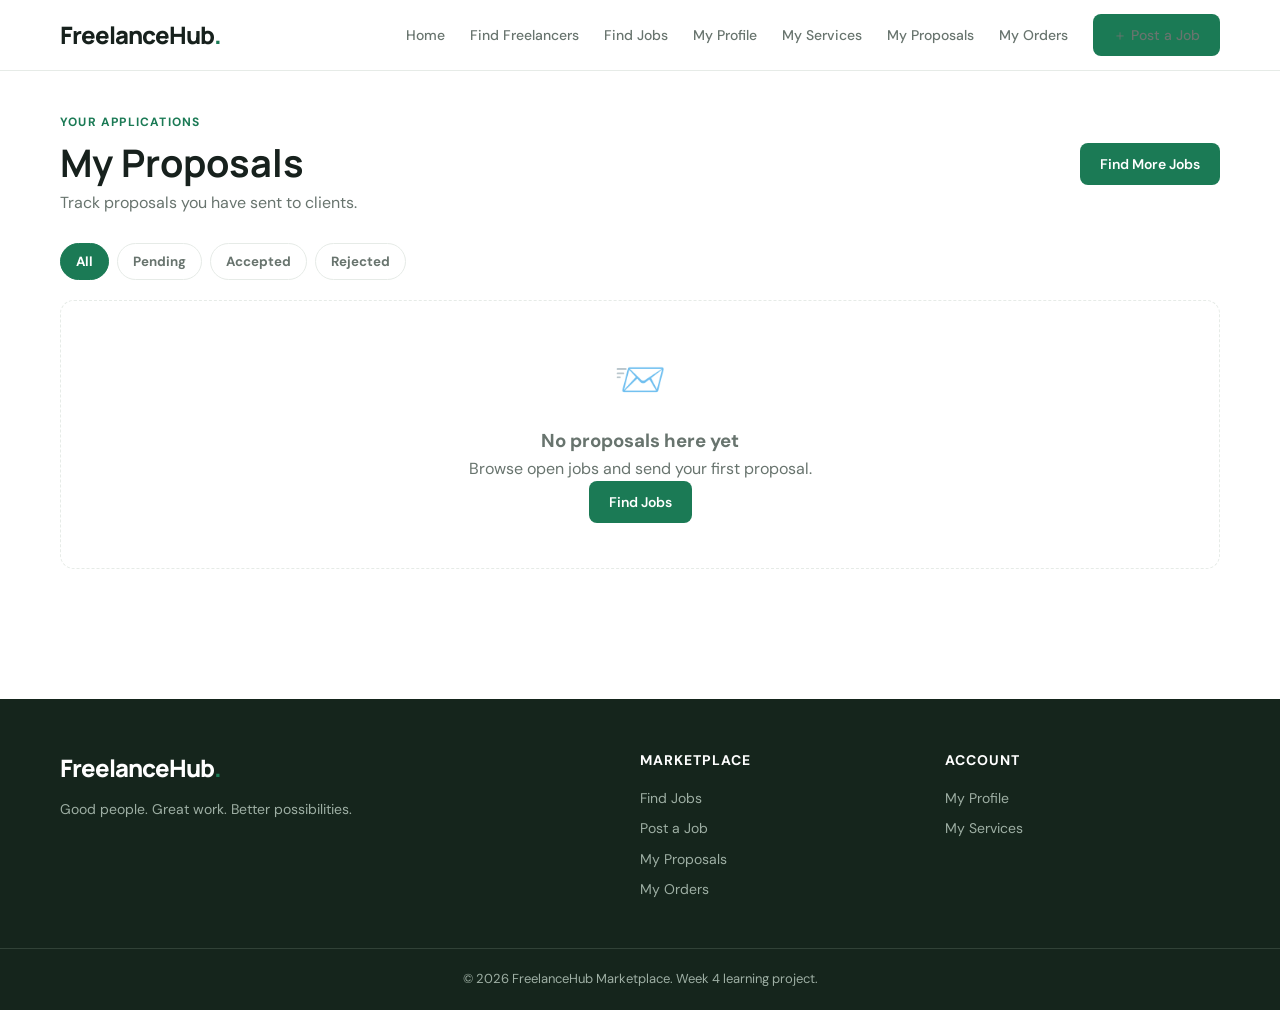
<file: FreelanceHub_Week5/FreelanceHub_Week5/my-proposals.html>
<!DOCTYPE html><html lang="en"><head><meta charset="UTF-8"><meta name="viewport" content="width=device-width, initial-scale=1.0"><title>My Proposals | FreelanceHub</title><link rel="stylesheet" href="freelance.css"><link href="https://fonts.googleapis.com/css2?family=DM+Sans:wght@400;500;700&family=Manrope:wght@600;800&display=swap" rel="stylesheet"></head><body>
<header class="navbar"><div class="container nav-container">
<a href="index.html" class="logo">FreelanceHub<span>.</span></a>
<nav class="nav-links" id="navLinks">
<a href="index.html">Home</a><a href="freelancers.html">Find Freelancers</a>
<a href="jobs.html">Find Jobs</a><a href="profile.html">My Profile</a>
<a href="my-services.html">My Services</a><a href="my-proposals.html">My Proposals</a><a href="orders.html">My Orders</a>
<a href="post-job.html" class="btn btn-primary">＋ Post a Job</a>
</nav><button class="menu-toggle" id="menuToggle" aria-label="Toggle navigation">☰</button>
</div></header>
<main class="page-wrap">
<div class="page-heading"><div><p class="eyebrow">Your applications</p><h1>My Proposals</h1><p class="muted">Track proposals you have sent to clients.</p></div><a class="btn btn-primary" href="jobs.html">Find More Jobs</a></div>
<div class="proposal-tabs" role="group" aria-label="Filter proposals"><button class="proposal-tab active" data-status="All">All</button><button class="proposal-tab" data-status="Pending">Pending</button><button class="proposal-tab" data-status="Accepted">Accepted</button><button class="proposal-tab" data-status="Rejected">Rejected</button></div>
<div id="myProposalsList" class="proposal-list"></div>
</main>
<footer class="footer"><div class="container footer-content">
<div class="footer-brand"><a href="index.html" class="logo">FreelanceHub<span>.</span></a><p>Good people. Great work. Better possibilities.</p></div>
<div class="footer-links"><h4>Marketplace</h4><a href="jobs.html">Find Jobs</a><a href="post-job.html">Post a Job</a><a href="my-proposals.html">My Proposals</a><a href="orders.html">My Orders</a></div>
<div class="footer-social"><h4>Account</h4><a href="profile.html">My Profile</a><a href="my-services.html">My Services</a></div>
</div><div class="footer-bottom"><p>© 2026 FreelanceHub Marketplace. Week 4 learning project.</p></div></footer>
<div class="toast" id="toast" role="status" aria-live="polite"></div><script src="freelance.js"></script>
</body></html>
</file>
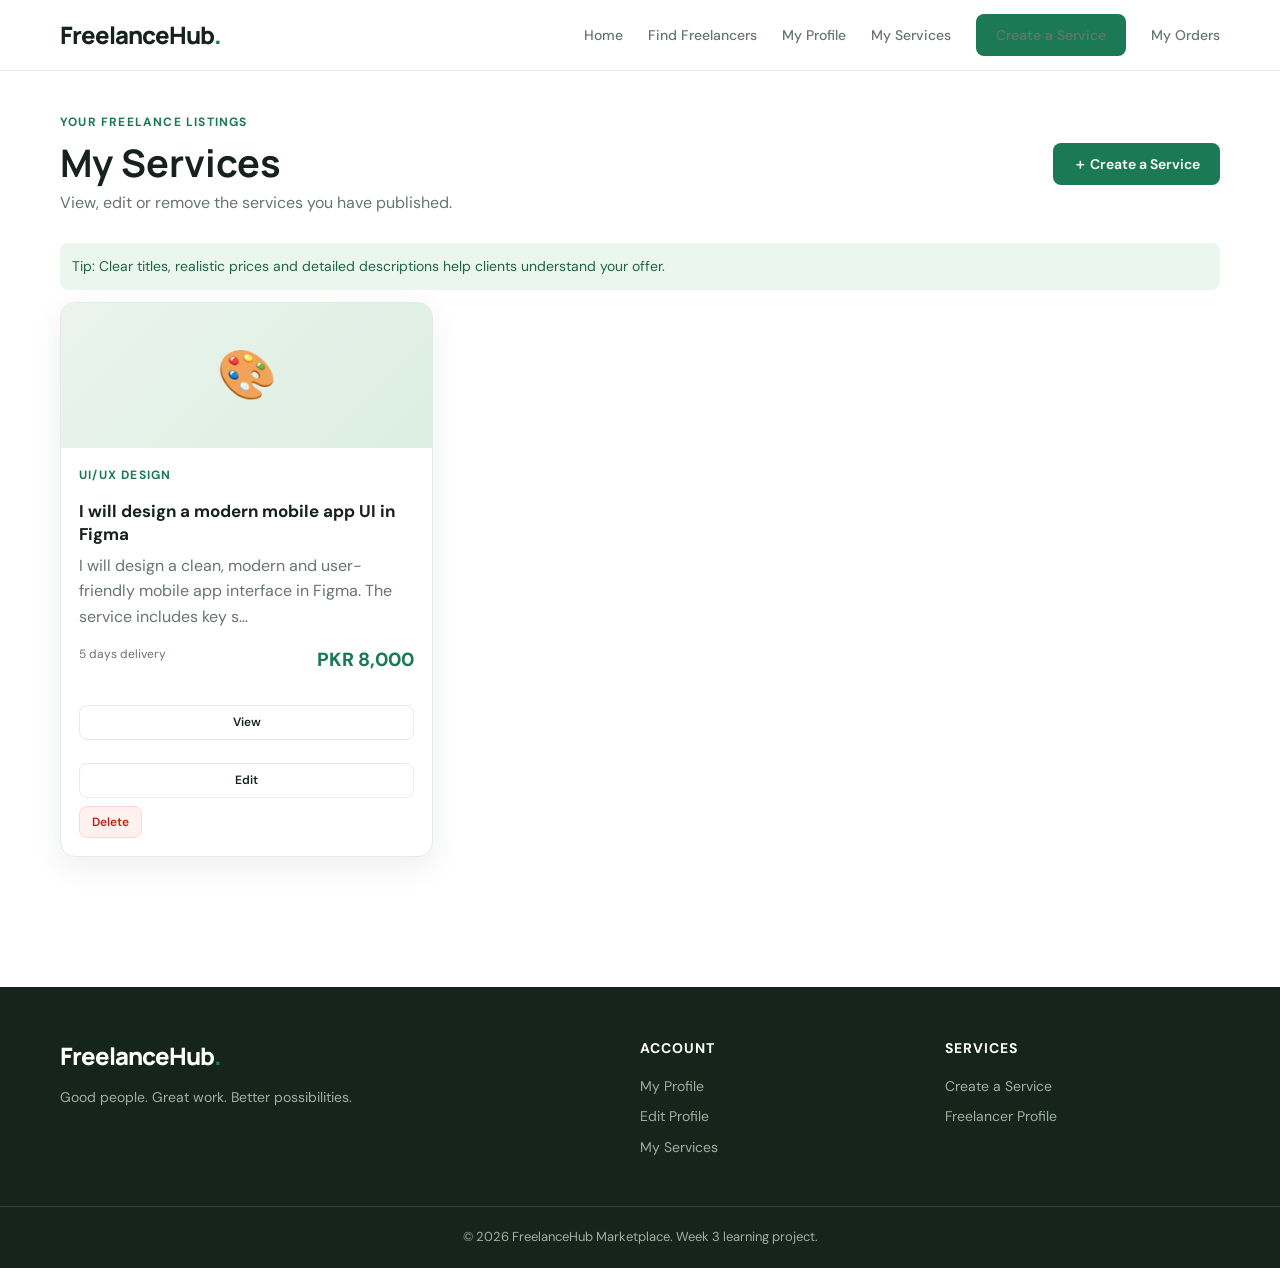
<file: FreelanceHub_Week5/FreelanceHub_Week5/my-services.html>
<!DOCTYPE html><html lang="en"><head><meta charset="UTF-8"><meta name="viewport" content="width=device-width, initial-scale=1.0"><title>My Services | FreelanceHub</title><link rel="stylesheet" href="freelance.css"><link href="https://fonts.googleapis.com/css2?family=DM+Sans:wght@400;500;700&family=Manrope:wght@600;800&display=swap" rel="stylesheet"></head><body>
<header class="navbar"><div class="container nav-container">
<a href="index.html" class="logo">FreelanceHub<span>.</span></a>
<nav class="nav-links" id="navLinks">
<a href="index.html">Home</a><a href="freelancers.html">Find Freelancers</a>
<a href="profile.html">My Profile</a><a href="my-services.html">My Services</a>
<a href="create-service.html" class="btn btn-primary">Create a Service</a>
<a href="orders.html">My Orders</a></nav><button class="menu-toggle" id="menuToggle" aria-label="Toggle navigation">☰</button>
</div></header>
<main class="page-wrap">
<div class="page-heading"><div><p class="eyebrow">Your freelance listings</p><h1>My Services</h1><p class="muted">View, edit or remove the services you have published.</p></div><a class="btn btn-primary" href="create-service.html">＋ Create a Service</a></div>
<div class="notice">Tip: Clear titles, realistic prices and detailed descriptions help clients understand your offer.</div>
<div id="myServicesList" class="service-grid"></div>
</main>
<footer class="footer"><div class="container footer-content">
<div class="footer-brand"><a href="index.html" class="logo">FreelanceHub<span>.</span></a><p>Good people. Great work. Better possibilities.</p></div>
<div class="footer-links"><h4>Account</h4><a href="profile.html">My Profile</a><a href="edit-profile.html">Edit Profile</a><a href="my-services.html">My Services</a></div>
<div class="footer-social"><h4>Services</h4><a href="create-service.html">Create a Service</a><a href="freelancer-profile.html">Freelancer Profile</a></div>
</div><div class="footer-bottom"><p>© 2026 FreelanceHub Marketplace. Week 3 learning project.</p></div></footer>
<div class="toast" id="toast" role="status" aria-live="polite"></div>
<script src="freelance.js"></script>
</body></html>
</file>
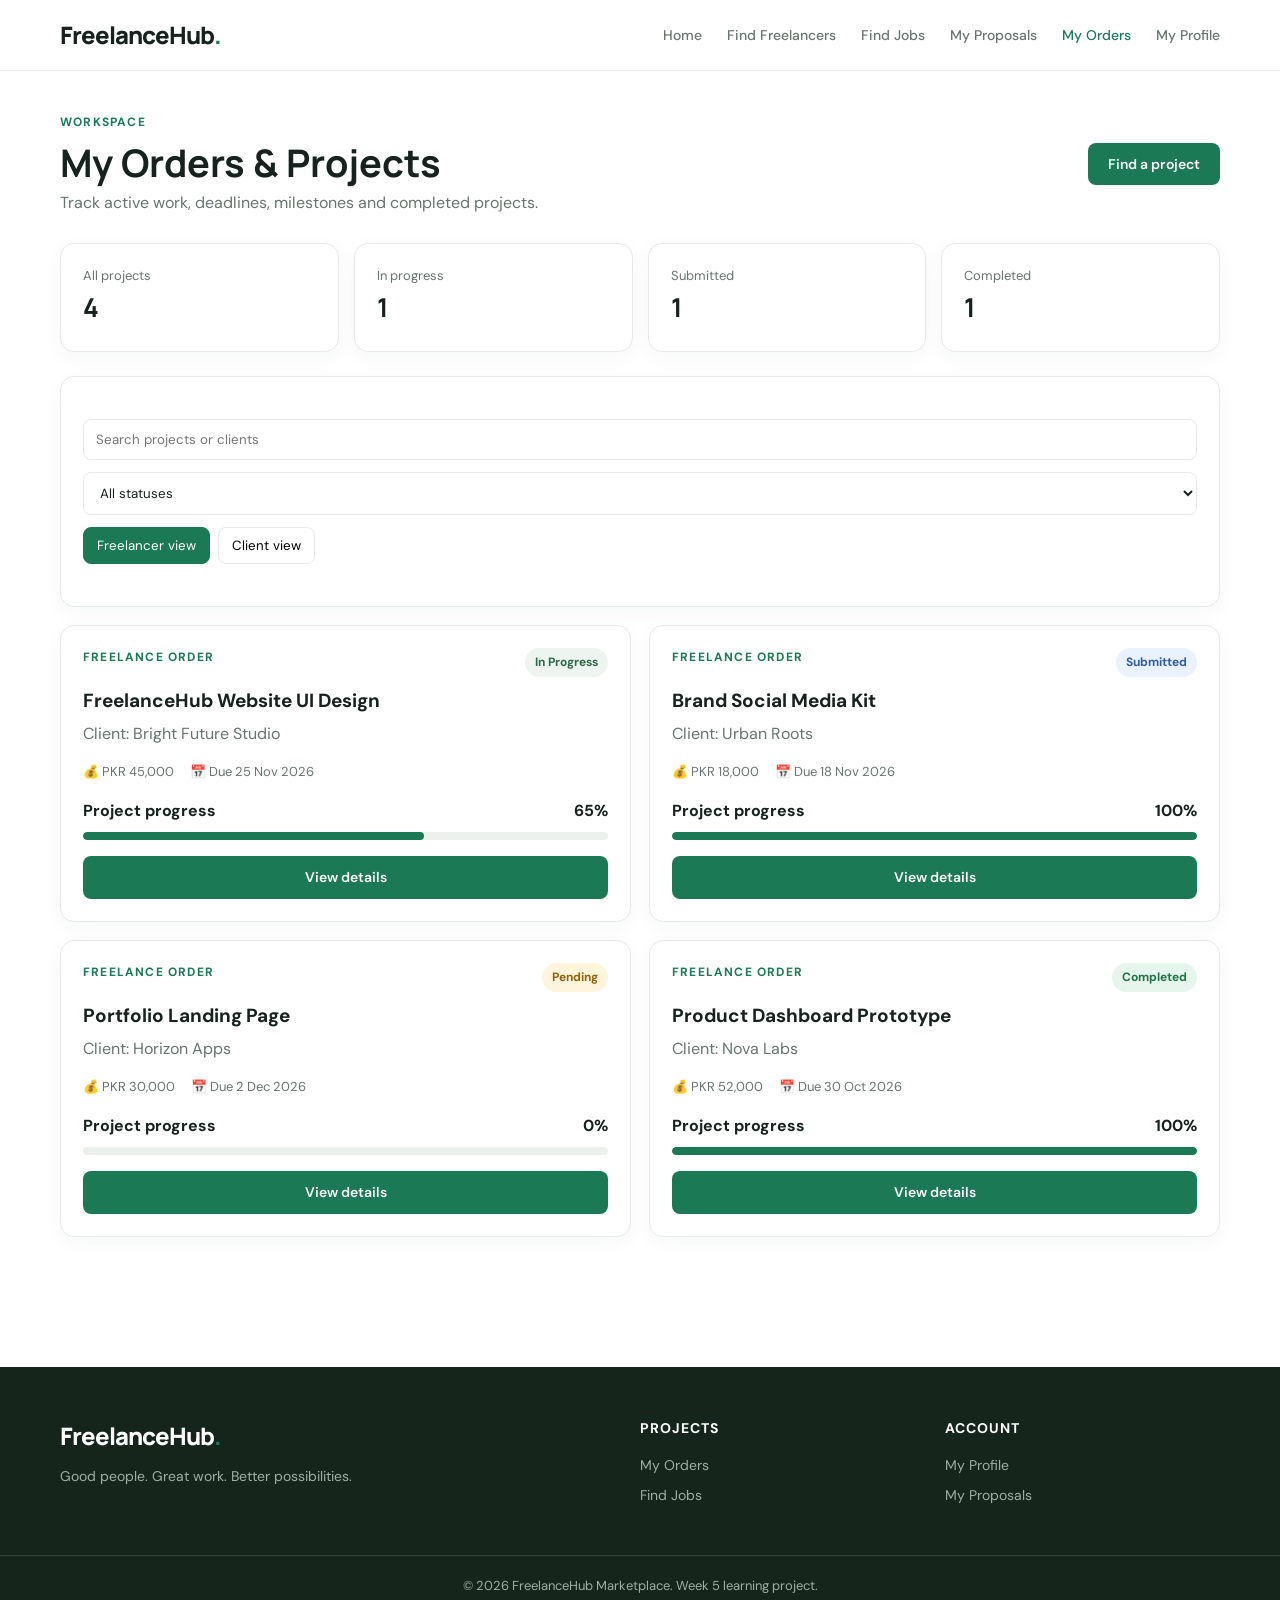
<file: FreelanceHub_Week5/FreelanceHub_Week5/orders.html>
<!doctype html><html lang="en"><head><meta charset="utf-8"><meta name="viewport" content="width=device-width,initial-scale=1"><title>My Orders | FreelanceHub</title><link rel="stylesheet" href="freelance.css"><link href="https://fonts.googleapis.com/css2?family=DM+Sans:wght@400;500;700&family=Manrope:wght@600;800&display=swap" rel="stylesheet"></head><body><header class="navbar"><div class="container nav-container">
<a href="index.html" class="logo">FreelanceHub<span>.</span></a>
<nav class="nav-links" id="navLinks"><a href="index.html">Home</a><a href="freelancers.html">Find Freelancers</a><a href="jobs.html">Find Jobs</a><a href="my-proposals.html">My Proposals</a><a href="orders.html" class="active">My Orders</a><a href="profile.html">My Profile</a></nav>
<button class="menu-toggle" id="menuToggle" aria-label="Toggle navigation">☰</button></div></header>
<main class="page-wrap"><div class="page-heading"><div><p class="eyebrow">Workspace</p><h1>My Orders & Projects</h1><p class="muted">Track active work, deadlines, milestones and completed projects.</p></div><a class="btn btn-primary" href="jobs.html">Find a project</a></div>
<div class="project-stats"><div class="stat-card"><span>All projects</span><strong id="statAll">0</strong></div><div class="stat-card"><span>In progress</span><strong id="statActive">0</strong></div><div class="stat-card"><span>Submitted</span><strong id="statSubmitted">0</strong></div><div class="stat-card"><span>Completed</span><strong id="statCompleted">0</strong></div></div>
<section class="panel"><div class="project-toolbar"><input id="projectSearch" type="search" placeholder="Search projects or clients"><select id="statusFilter"><option value="all">All statuses</option><option>Pending</option><option>In Progress</option><option>Submitted</option><option>Completed</option><option>Cancelled</option></select><div class="role-switch"><button class="active" data-role="freelancer">Freelancer view</button><button data-role="client">Client view</button></div></div></section>
<div id="projectList" class="project-grid" style="margin-top:18px"></div></main><footer class="footer"><div class="container footer-content"><div class="footer-brand"><a href="index.html" class="logo">FreelanceHub<span>.</span></a><p>Good people. Great work. Better possibilities.</p></div><div class="footer-links"><h4>Projects</h4><a href="orders.html">My Orders</a><a href="jobs.html">Find Jobs</a></div><div class="footer-social"><h4>Account</h4><a href="profile.html">My Profile</a><a href="my-proposals.html">My Proposals</a></div></div><div class="footer-bottom"><p>© 2026 FreelanceHub Marketplace. Week 5 learning project.</p></div></footer><div class="toast" id="toast" role="status" aria-live="polite"></div><script src="freelance.js"></script><script src="week5.js"></script></body></html>
</file>
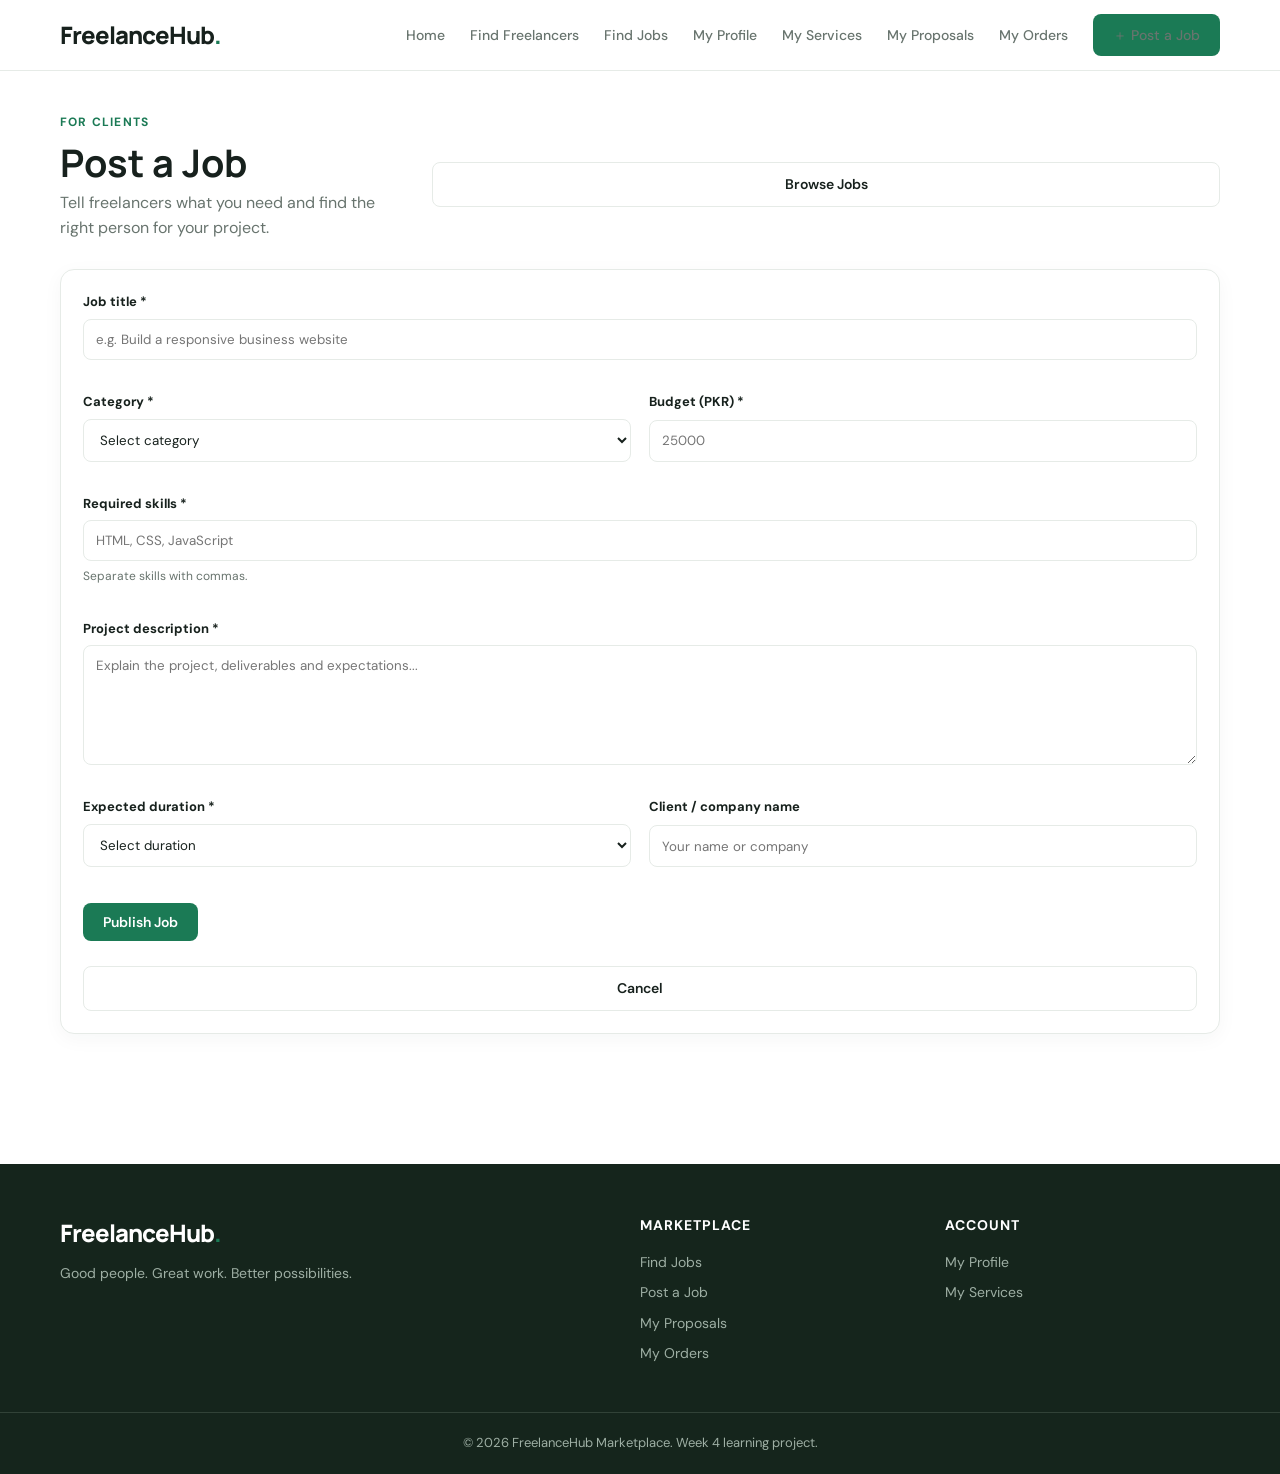
<file: FreelanceHub_Week5/FreelanceHub_Week5/post-job.html>
<!DOCTYPE html><html lang="en"><head><meta charset="UTF-8"><meta name="viewport" content="width=device-width, initial-scale=1.0"><title>Post a Job | FreelanceHub</title><link rel="stylesheet" href="freelance.css"><link href="https://fonts.googleapis.com/css2?family=DM+Sans:wght@400;500;700&family=Manrope:wght@600;800&display=swap" rel="stylesheet"></head><body>
<header class="navbar"><div class="container nav-container">
<a href="index.html" class="logo">FreelanceHub<span>.</span></a>
<nav class="nav-links" id="navLinks">
<a href="index.html">Home</a><a href="freelancers.html">Find Freelancers</a>
<a href="jobs.html">Find Jobs</a><a href="profile.html">My Profile</a>
<a href="my-services.html">My Services</a><a href="my-proposals.html">My Proposals</a><a href="orders.html">My Orders</a>
<a href="post-job.html" class="btn btn-primary">＋ Post a Job</a>
</nav><button class="menu-toggle" id="menuToggle" aria-label="Toggle navigation">☰</button>
</div></header>
<main class="page-wrap">
<div class="page-heading"><div><p class="eyebrow">For clients</p><h1>Post a Job</h1><p class="muted">Tell freelancers what you need and find the right person for your project.</p></div><a class="btn btn-outline" href="jobs.html">Browse Jobs</a></div>
<form class="panel" id="jobForm" novalidate><div id="jobFormMessage"></div>
<div class="form-grid">
<div class="field full"><label for="jobTitle">Job title *</label><input id="jobTitle" required minlength="10" maxlength="100" placeholder="e.g. Build a responsive business website"></div>
<div class="field"><label for="jobCategoryInput">Category *</label><select id="jobCategoryInput" required><option value="">Select category</option><option>Web Development</option><option>UI/UX Design</option><option>Graphic Design</option><option>Mobile App Development</option><option>Digital Marketing</option><option>Writing & Translation</option><option>Data Analysis</option></select></div>
<div class="field"><label for="jobBudget">Budget (PKR) *</label><input id="jobBudget" type="number" min="500" max="10000000" required placeholder="25000"></div>
<div class="field full"><label for="jobSkills">Required skills *</label><input id="jobSkills" required placeholder="HTML, CSS, JavaScript"><span class="help-text">Separate skills with commas.</span></div>
<div class="field full"><label for="jobDescription">Project description *</label><textarea id="jobDescription" required minlength="30" maxlength="2000" placeholder="Explain the project, deliverables and expectations..."></textarea></div>
<div class="field"><label for="jobDuration">Expected duration *</label><select id="jobDuration" required><option value="">Select duration</option><option>Less than 1 week</option><option>1–2 weeks</option><option>2–4 weeks</option><option>1–3 months</option><option>More than 3 months</option></select></div>
<div class="field"><label for="clientName">Client / company name</label><input id="clientName" maxlength="60" placeholder="Your name or company"></div>
</div><div class="form-actions"><button class="btn btn-primary" type="submit">Publish Job</button><a class="btn btn-outline" href="jobs.html">Cancel</a></div></form>
</main>
<footer class="footer"><div class="container footer-content">
<div class="footer-brand"><a href="index.html" class="logo">FreelanceHub<span>.</span></a><p>Good people. Great work. Better possibilities.</p></div>
<div class="footer-links"><h4>Marketplace</h4><a href="jobs.html">Find Jobs</a><a href="post-job.html">Post a Job</a><a href="my-proposals.html">My Proposals</a><a href="orders.html">My Orders</a></div>
<div class="footer-social"><h4>Account</h4><a href="profile.html">My Profile</a><a href="my-services.html">My Services</a></div>
</div><div class="footer-bottom"><p>© 2026 FreelanceHub Marketplace. Week 4 learning project.</p></div></footer>
<div class="toast" id="toast" role="status" aria-live="polite"></div><script src="freelance.js"></script>
</body></html>
</file>
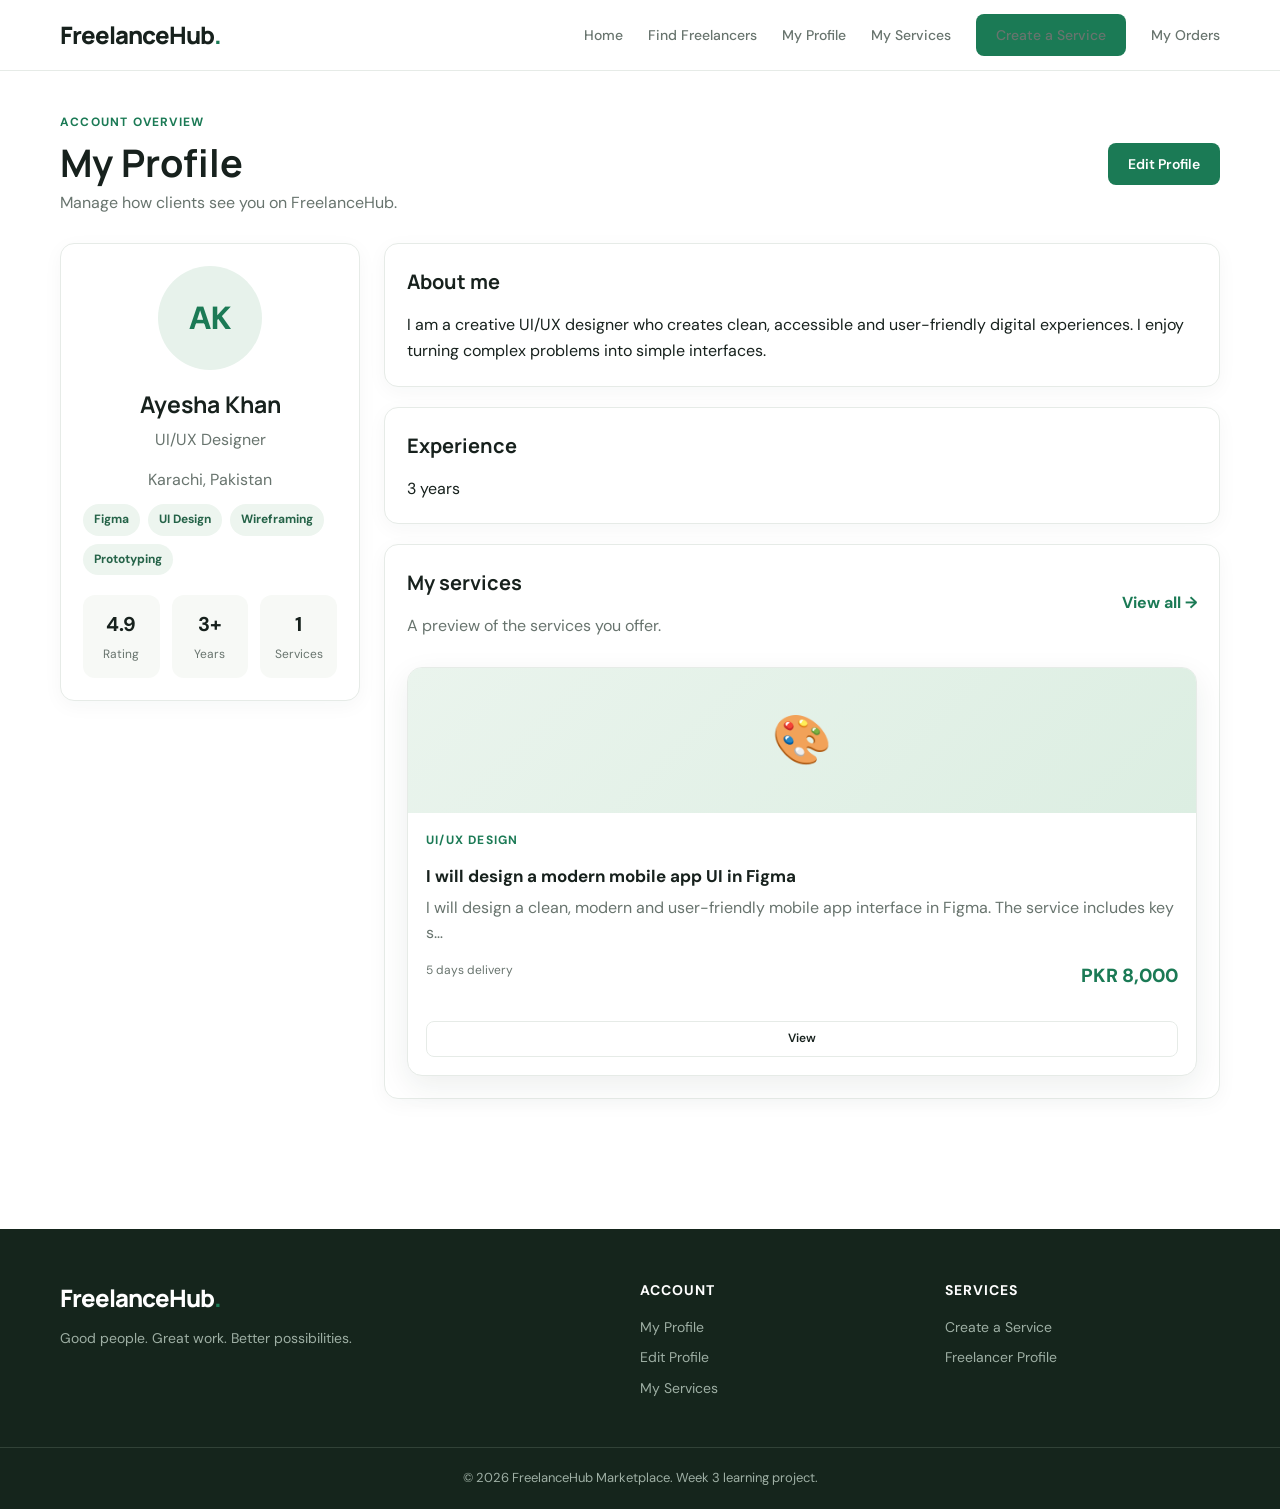
<file: FreelanceHub_Week5/FreelanceHub_Week5/profile.html>
<!DOCTYPE html><html lang="en"><head><meta charset="UTF-8"><meta name="viewport" content="width=device-width, initial-scale=1.0"><title>My Profile | FreelanceHub</title><link rel="stylesheet" href="freelance.css"><link href="https://fonts.googleapis.com/css2?family=DM+Sans:wght@400;500;700&family=Manrope:wght@600;800&display=swap" rel="stylesheet"></head><body>
<header class="navbar"><div class="container nav-container">
<a href="index.html" class="logo">FreelanceHub<span>.</span></a>
<nav class="nav-links" id="navLinks">
<a href="index.html">Home</a><a href="freelancers.html">Find Freelancers</a>
<a href="profile.html">My Profile</a><a href="my-services.html">My Services</a>
<a href="create-service.html" class="btn btn-primary">Create a Service</a>
<a href="orders.html">My Orders</a></nav><button class="menu-toggle" id="menuToggle" aria-label="Toggle navigation">☰</button>
</div></header>
<main class="page-wrap">
<div class="page-heading"><div><p class="eyebrow">Account overview</p><h1>My Profile</h1><p class="muted">Manage how clients see you on FreelanceHub.</p></div><a class="btn btn-primary" href="edit-profile.html">Edit Profile</a></div>
<div class="profile-layout">
<aside class="panel profile-card"><div class="avatar-large" id="profileInitials">AK</div><h2 id="profileName">Ayesha Khan</h2><p class="role" id="profileTitle">UI/UX Designer</p><p class="muted" id="profileLocation">Karachi, Pakistan</p><div class="pill-row" id="profileSkills"><span class="pill">Figma</span><span class="pill">UI Design</span><span class="pill">Prototyping</span></div><div class="stats"><div class="stat"><strong>4.9</strong><span>Rating</span></div><div class="stat"><strong>3+</strong><span>Years</span></div><div class="stat"><strong id="serviceCount">1</strong><span>Services</span></div></div></aside>
<div class="content-stack"><section class="panel"><h2 class="section-title">About me</h2><p id="profileBio">I am a creative UI/UX designer who creates clean, accessible and user-friendly digital experiences. I enjoy turning complex problems into simple interfaces.</p></section>
<section class="panel"><h2 class="section-title">Experience</h2><p id="profileExperience">3 years of experience designing mobile apps, websites and interactive prototypes for growing businesses.</p></section>
<section class="panel"><div class="page-heading"><div><h2 class="section-title">My services</h2><p class="muted">A preview of the services you offer.</p></div><a class="inline-link" href="my-services.html">View all →</a></div><div id="profileServicePreview"></div></section></div></div>
</main>
<footer class="footer"><div class="container footer-content">
<div class="footer-brand"><a href="index.html" class="logo">FreelanceHub<span>.</span></a><p>Good people. Great work. Better possibilities.</p></div>
<div class="footer-links"><h4>Account</h4><a href="profile.html">My Profile</a><a href="edit-profile.html">Edit Profile</a><a href="my-services.html">My Services</a></div>
<div class="footer-social"><h4>Services</h4><a href="create-service.html">Create a Service</a><a href="freelancer-profile.html">Freelancer Profile</a></div>
</div><div class="footer-bottom"><p>© 2026 FreelanceHub Marketplace. Week 3 learning project.</p></div></footer>
<div class="toast" id="toast" role="status" aria-live="polite"></div>
<script src="freelance.js"></script>
</body></html>
</file>
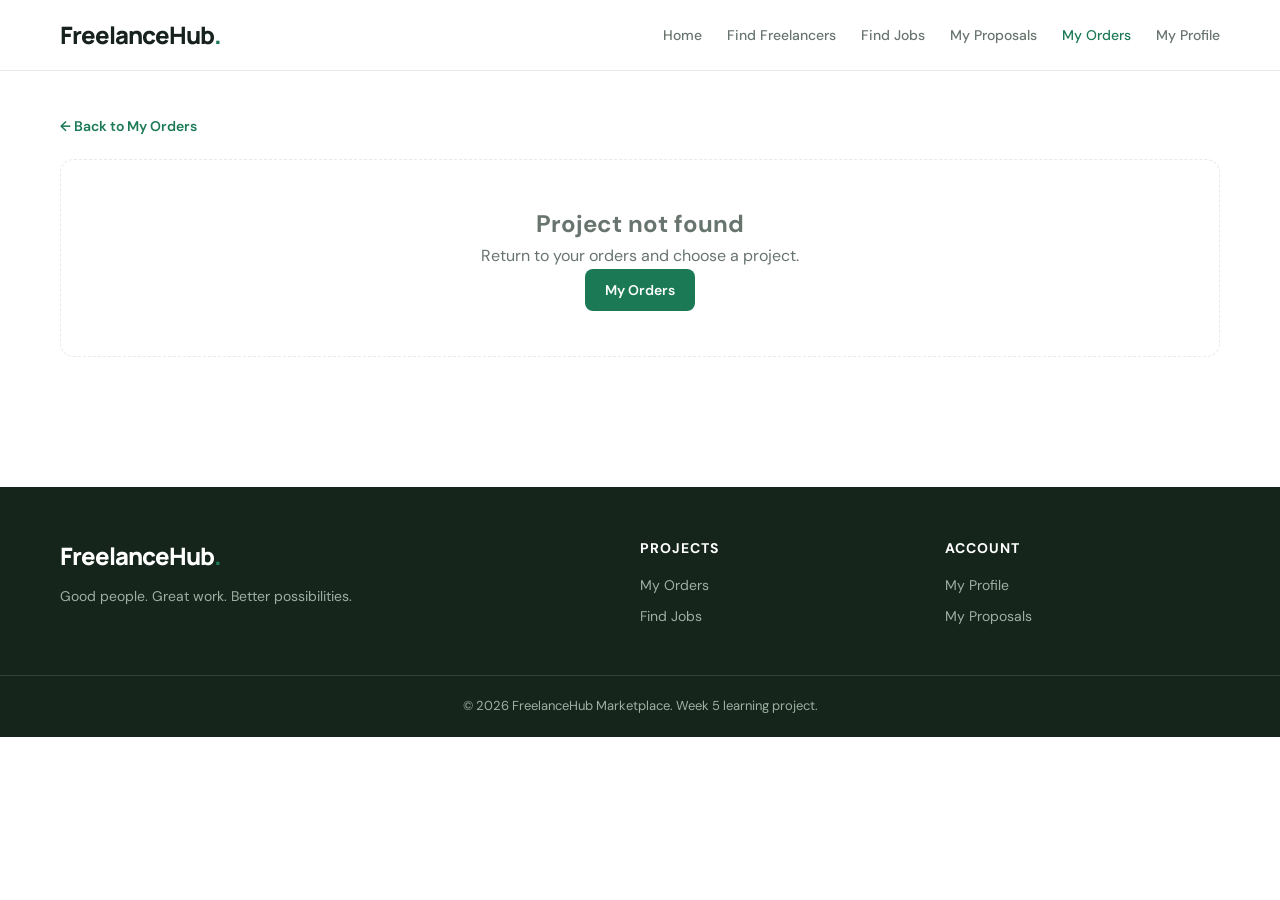
<file: FreelanceHub_Week5/FreelanceHub_Week5/project-details.html>
<!doctype html><html lang="en"><head><meta charset="utf-8"><meta name="viewport" content="width=device-width,initial-scale=1"><title>Project Details | FreelanceHub</title><link rel="stylesheet" href="freelance.css"><link href="https://fonts.googleapis.com/css2?family=DM+Sans:wght@400;500;700&family=Manrope:wght@600;800&display=swap" rel="stylesheet"></head><body><header class="navbar"><div class="container nav-container">
<a href="index.html" class="logo">FreelanceHub<span>.</span></a>
<nav class="nav-links" id="navLinks"><a href="index.html">Home</a><a href="freelancers.html">Find Freelancers</a><a href="jobs.html">Find Jobs</a><a href="my-proposals.html">My Proposals</a><a href="orders.html" class="active">My Orders</a><a href="profile.html">My Profile</a></nav>
<button class="menu-toggle" id="menuToggle" aria-label="Toggle navigation">☰</button></div></header>
<main class="page-wrap"><p><a class="text-link" href="orders.html">← Back to My Orders</a></p><div id="projectDetails" style="margin-top:20px"></div></main><footer class="footer"><div class="container footer-content"><div class="footer-brand"><a href="index.html" class="logo">FreelanceHub<span>.</span></a><p>Good people. Great work. Better possibilities.</p></div><div class="footer-links"><h4>Projects</h4><a href="orders.html">My Orders</a><a href="jobs.html">Find Jobs</a></div><div class="footer-social"><h4>Account</h4><a href="profile.html">My Profile</a><a href="my-proposals.html">My Proposals</a></div></div><div class="footer-bottom"><p>© 2026 FreelanceHub Marketplace. Week 5 learning project.</p></div></footer><div class="toast" id="toast" role="status" aria-live="polite"></div><script src="freelance.js"></script><script src="week5.js"></script></body></html>
</file>
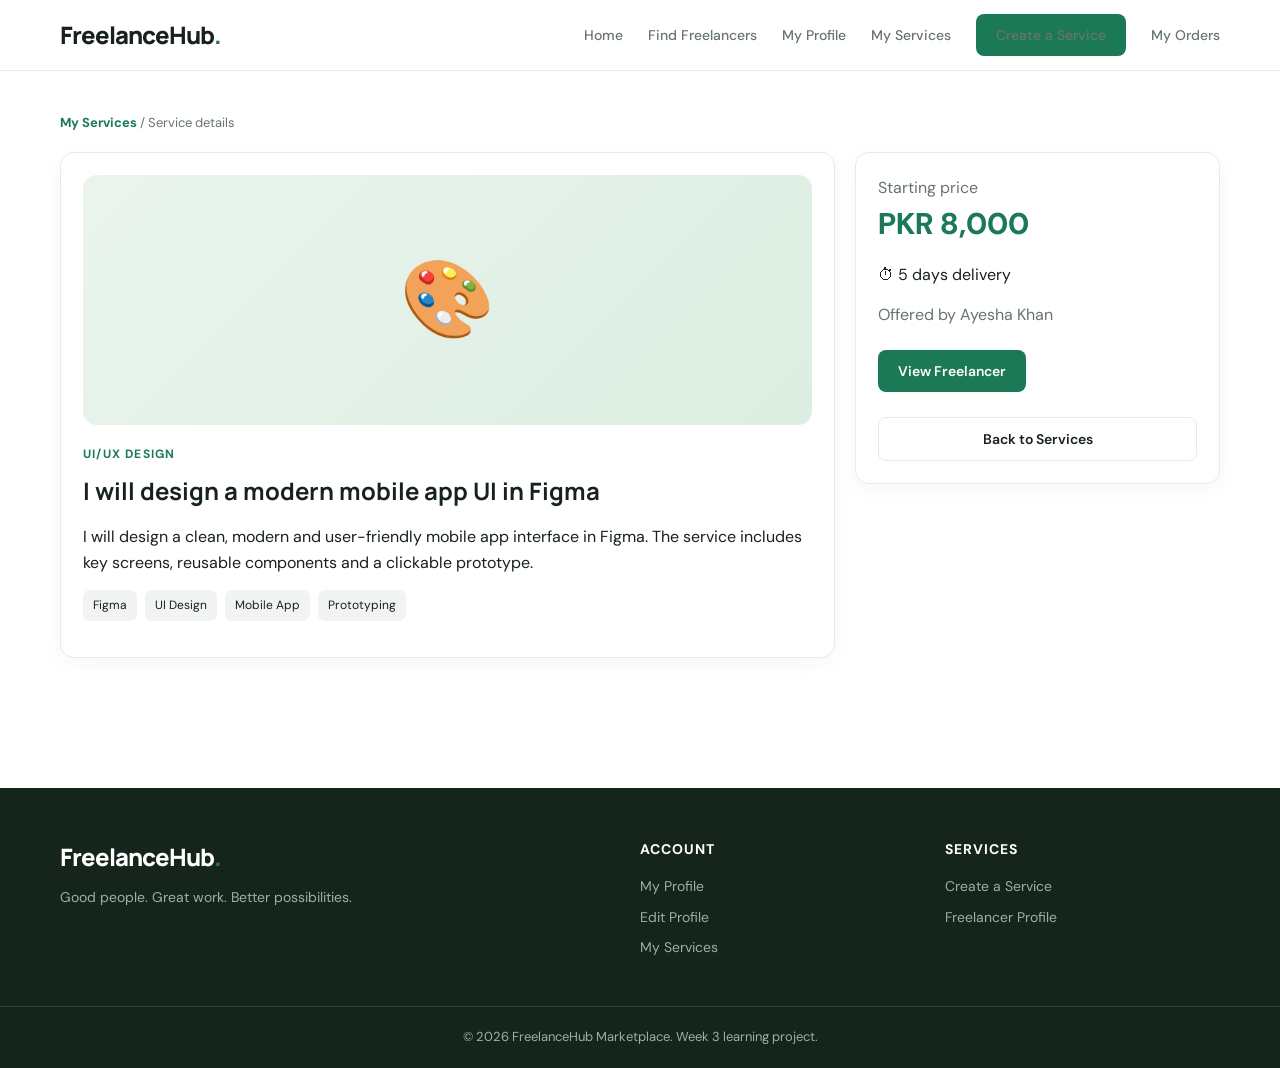
<file: FreelanceHub_Week5/FreelanceHub_Week5/service-details.html>
<!DOCTYPE html><html lang="en"><head><meta charset="UTF-8"><meta name="viewport" content="width=device-width, initial-scale=1.0"><title>Service Details | FreelanceHub</title><link rel="stylesheet" href="freelance.css"><link href="https://fonts.googleapis.com/css2?family=DM+Sans:wght@400;500;700&family=Manrope:wght@600;800&display=swap" rel="stylesheet"></head><body>
<header class="navbar"><div class="container nav-container">
<a href="index.html" class="logo">FreelanceHub<span>.</span></a>
<nav class="nav-links" id="navLinks">
<a href="index.html">Home</a><a href="freelancers.html">Find Freelancers</a>
<a href="profile.html">My Profile</a><a href="my-services.html">My Services</a>
<a href="create-service.html" class="btn btn-primary">Create a Service</a>
<a href="orders.html">My Orders</a></nav><button class="menu-toggle" id="menuToggle" aria-label="Toggle navigation">☰</button>
</div></header>
<main class="page-wrap">
<div class="breadcrumb"><a class="inline-link" href="my-services.html">My Services</a> / Service details</div>
<div id="serviceDetails"></div>
</main>
<footer class="footer"><div class="container footer-content">
<div class="footer-brand"><a href="index.html" class="logo">FreelanceHub<span>.</span></a><p>Good people. Great work. Better possibilities.</p></div>
<div class="footer-links"><h4>Account</h4><a href="profile.html">My Profile</a><a href="edit-profile.html">Edit Profile</a><a href="my-services.html">My Services</a></div>
<div class="footer-social"><h4>Services</h4><a href="create-service.html">Create a Service</a><a href="freelancer-profile.html">Freelancer Profile</a></div>
</div><div class="footer-bottom"><p>© 2026 FreelanceHub Marketplace. Week 3 learning project.</p></div></footer>
<div class="toast" id="toast" role="status" aria-live="polite"></div>
<script src="freelance.js"></script>
</body></html>
</file>
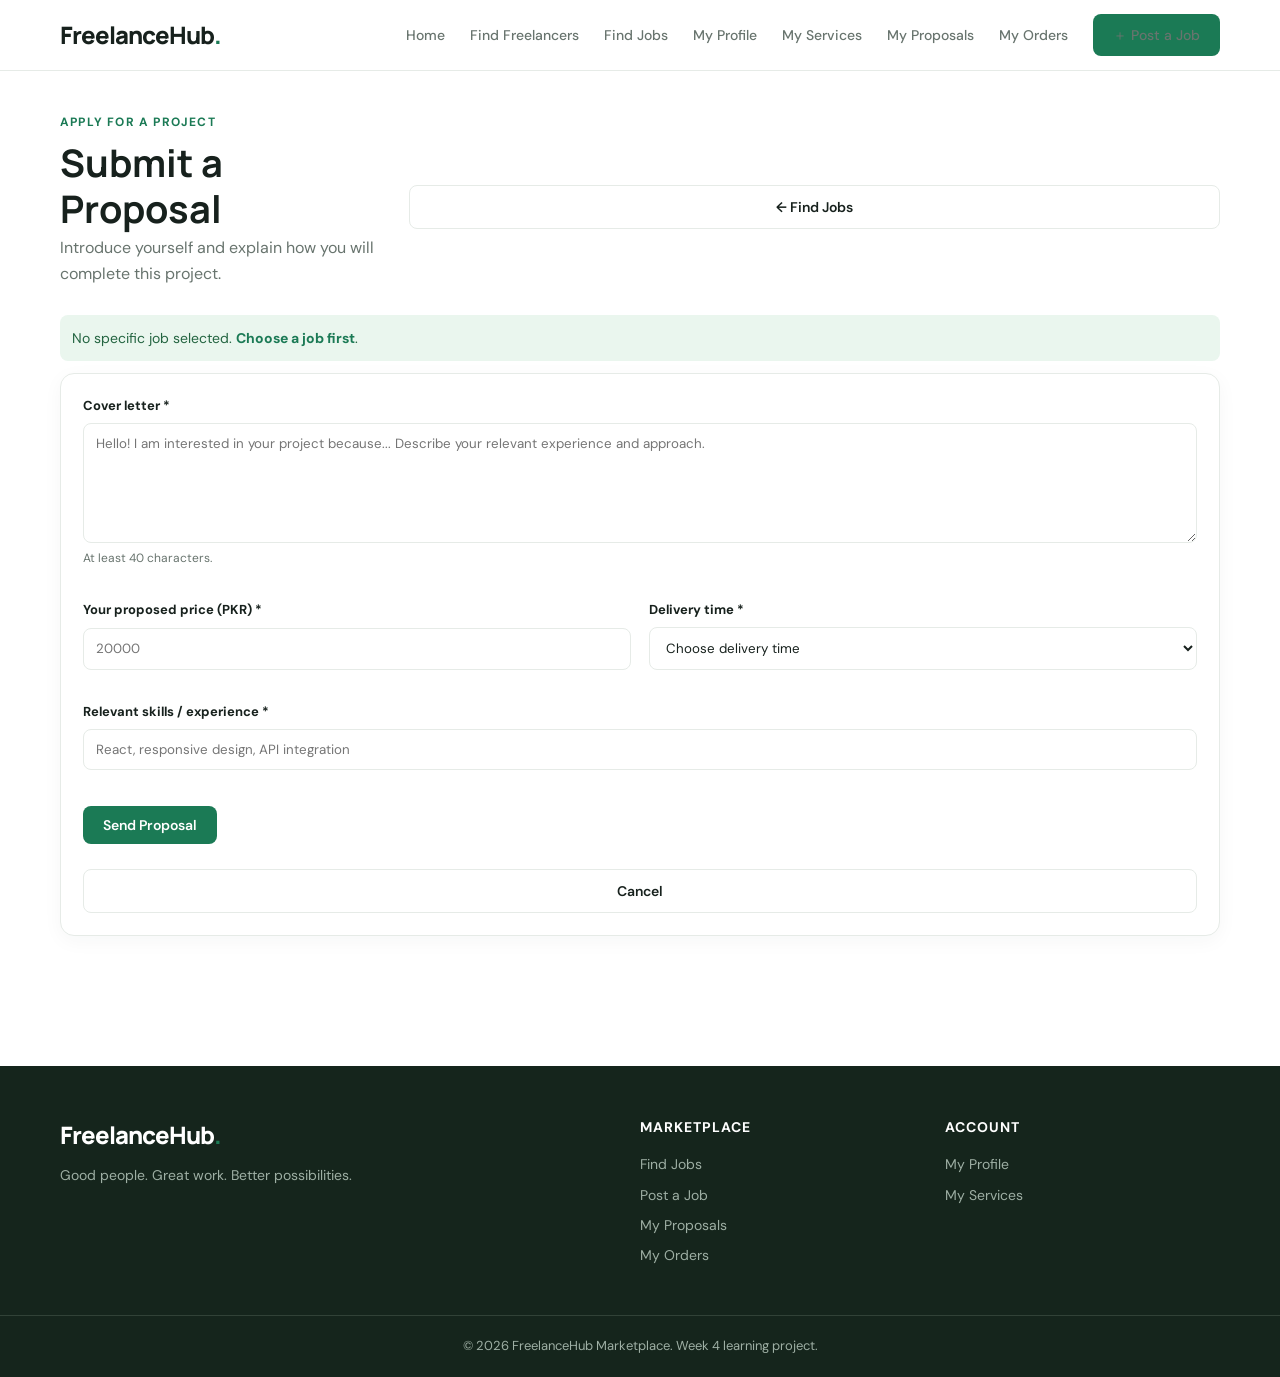
<file: FreelanceHub_Week5/FreelanceHub_Week5/submit-proposal.html>
<!DOCTYPE html><html lang="en"><head><meta charset="UTF-8"><meta name="viewport" content="width=device-width, initial-scale=1.0"><title>Submit Proposal | FreelanceHub</title><link rel="stylesheet" href="freelance.css"><link href="https://fonts.googleapis.com/css2?family=DM+Sans:wght@400;500;700&family=Manrope:wght@600;800&display=swap" rel="stylesheet"></head><body>
<header class="navbar"><div class="container nav-container">
<a href="index.html" class="logo">FreelanceHub<span>.</span></a>
<nav class="nav-links" id="navLinks">
<a href="index.html">Home</a><a href="freelancers.html">Find Freelancers</a>
<a href="jobs.html">Find Jobs</a><a href="profile.html">My Profile</a>
<a href="my-services.html">My Services</a><a href="my-proposals.html">My Proposals</a><a href="orders.html">My Orders</a>
<a href="post-job.html" class="btn btn-primary">＋ Post a Job</a>
</nav><button class="menu-toggle" id="menuToggle" aria-label="Toggle navigation">☰</button>
</div></header>
<main class="page-wrap">
<div class="page-heading"><div><p class="eyebrow">Apply for a project</p><h1>Submit a Proposal</h1><p class="muted">Introduce yourself and explain how you will complete this project.</p></div><a class="btn btn-outline" href="jobs.html">← Find Jobs</a></div>
<div id="proposalJobSummary" class="notice" style="display:none"></div>
<form class="panel" id="proposalForm" novalidate><div id="proposalFormMessage"></div><input type="hidden" id="proposalJobId">
<div class="form-grid">
<div class="field full"><label for="coverLetter">Cover letter *</label><textarea id="coverLetter" required minlength="40" maxlength="2000" placeholder="Hello! I am interested in your project because... Describe your relevant experience and approach."></textarea><span class="help-text">At least 40 characters.</span></div>
<div class="field"><label for="proposalPrice">Your proposed price (PKR) *</label><input id="proposalPrice" type="number" min="500" max="10000000" required placeholder="20000"></div>
<div class="field"><label for="proposalDelivery">Delivery time *</label><select id="proposalDelivery" required><option value="">Choose delivery time</option><option>1–3 days</option><option>1 week</option><option>2 weeks</option><option>3–4 weeks</option><option>1–2 months</option><option>More than 2 months</option></select></div>
<div class="field full"><label for="proposalSkills">Relevant skills / experience *</label><input id="proposalSkills" required placeholder="React, responsive design, API integration"></div>
</div><div class="form-actions"><button class="btn btn-primary" type="submit">Send Proposal</button><a class="btn btn-outline" href="jobs.html">Cancel</a></div></form>
</main>
<footer class="footer"><div class="container footer-content">
<div class="footer-brand"><a href="index.html" class="logo">FreelanceHub<span>.</span></a><p>Good people. Great work. Better possibilities.</p></div>
<div class="footer-links"><h4>Marketplace</h4><a href="jobs.html">Find Jobs</a><a href="post-job.html">Post a Job</a><a href="my-proposals.html">My Proposals</a><a href="orders.html">My Orders</a></div>
<div class="footer-social"><h4>Account</h4><a href="profile.html">My Profile</a><a href="my-services.html">My Services</a></div>
</div><div class="footer-bottom"><p>© 2026 FreelanceHub Marketplace. Week 4 learning project.</p></div></footer>
<div class="toast" id="toast" role="status" aria-live="polite"></div><script src="freelance.js"></script>
</body></html>
</file>
<file: FreelanceHub_Week5/FreelanceHub_Week5/freelance.css>
/* =========================================
   1. VARIABLES & RESET
   ========================================= */
:root {
  --primary: #1b7a55;
  --primary-hover: #145c40;
  --text-main: #17211d;
  --text-muted: #68746e;
  --bg-main: #ffffff;
  --bg-soft: #f7f9f6;
  --border: #e6ebe7;
  --radius: 12px;
  --shadow: 0 10px 30px rgba(29, 55, 42, 0.08);
}

* {
  box-sizing: border-box;
  margin: 0;
  padding: 0;
}

body {
  font-family: 'DM Sans', sans-serif;
  color: var(--text-main);
  background-color: var(--bg-main);
  line-height: 1.6;
}

a { text-decoration: none; color: inherit; }
button { cursor: pointer; font-family: inherit; }
input, select, textarea { font-family: inherit; width: 100%; }

.container {
  max-width: 1200px;
  margin: 0 auto;
  padding: 0 20px;
}

/* Buttons */
.btn {
  display: inline-block;
  padding: 10px 20px;
  border-radius: 8px;
  font-weight: 600;
  font-size: 14px;
  text-align: center;
  border: none;
  transition: all 0.2s ease;
}

.btn-primary { background: var(--primary); color: white; }
.btn-primary:hover { background: var(--primary-hover); }

.btn-outline {
  background: transparent;
  border: 1px solid var(--border);
  color: var(--text-main);
  width: 100%;
  margin-top: 15px;
}

.btn-outline:hover { background: var(--bg-soft); }
.btn-ghost { background: transparent; color: var(--text-main); }

/* =========================================
   2. NAVIGATION
   ========================================= */
.navbar {
  position: sticky;
  top: 0;
  z-index: 100;
  background: rgba(255, 255, 255, 0.95);
  backdrop-filter: blur(10px);
  border-bottom: 1px solid var(--border);
}

.nav-container {
  display: flex;
  justify-content: space-between;
  align-items: center;
  height: 70px;
}

.logo {
  font-family: 'Manrope', sans-serif;
  font-size: 24px;
  font-weight: 800;
  letter-spacing: -1px;
}

.logo span { color: var(--primary); }

.nav-links {
  display: flex;
  align-items: center;
  gap: 25px;
}

.nav-links a { font-size: 14px; font-weight: 500; color: var(--text-muted); }
.nav-links a:hover, .nav-links a.active { color: var(--primary); }

.auth-buttons { display: flex; gap: 10px; margin-left: 20px; }

.menu-toggle {
  display: none;
  background: none;
  border: none;
  font-size: 24px;
}

/* =========================================
   3. HERO & SEARCH
   ========================================= */
.hero {
  background: linear-gradient(135deg, #f8fbf7 0%, #eef6ee 100%);
  padding: 80px 0;
  text-align: center;
}

.hero h1 {
  font-family: 'Manrope', sans-serif;
  font-size: clamp(36px, 5vw, 56px);
  line-height: 1.1;
  margin-bottom: 20px;
}

.hero h1 span { color: var(--primary); }

.hero p {
  font-size: 16px;
  color: var(--text-muted);
  max-width: 600px;
  margin: 0 auto 30px;
}

.search-bar {
  display: flex;
  max-width: 600px;
  margin: 0 auto;
  background: white;
  padding: 8px;
  border-radius: var(--radius);
  box-shadow: var(--shadow);
  gap: 10px;
}

.search-bar input {
  border: none;
  padding: 12px 15px;
  font-size: 15px;
  border-radius: 8px;
  outline: none;
}

.popular-searches {
  margin-top: 15px;
  font-size: 13px;
  color: var(--text-muted);
  display: flex;
  justify-content: center;
  gap: 10px;
  flex-wrap: wrap;
}

.popular-searches button {
  background: white;
  border: 1px solid var(--border);
  padding: 5px 12px;
  border-radius: 20px;
  font-size: 12px;
}

/* =========================================
   4. SECTIONS
   ========================================= */
.section { padding: 60px 0; }

.section-heading {
  display: flex;
  justify-content: space-between;
  align-items: flex-end;
  margin-bottom: 30px;
}

.section-heading h2 { font-family: 'Manrope', sans-serif; font-size: 28px; }
.text-link { color: var(--primary); font-weight: 600; font-size: 14px; }

/* Categories */
.category-grid {
  display: grid;
  grid-template-columns: repeat(auto-fit, minmax(200px, 1fr));
  gap: 20px;
}

.category-card {
  background: white;
  border: 1px solid var(--border);
  padding: 25px;
  border-radius: var(--radius);
  text-align: center;
  transition: transform 0.2s, box-shadow 0.2s;
}

.category-card:hover { transform: translateY(-5px); box-shadow: var(--shadow); }

.cat-icon { font-size: 30px; display: block; margin-bottom: 10px; }
.category-card h3 { font-size: 16px; margin-bottom: 5px; }
.category-card p { font-size: 13px; color: var(--text-muted); }

/* How it works */
.how-it-works { background: var(--bg-soft); }
.how-it-works h2 { text-align: center; margin-bottom: 40px; font-family: 'Manrope'; }

.steps-grid {
  display: grid;
  grid-template-columns: repeat(3, 1fr);
  gap: 30px;
  text-align: center;
}

.step-number {
  width: 50px;
  height: 50px;
  background: var(--primary);
  color: white;
  border-radius: 50%;
  display: flex;
  align-items: center;
  justify-content: center;
  font-size: 20px;
  font-weight: bold;
  margin: 0 auto 15px;
}

/* Freelancer Cards */
.freelancer-grid {
  display: grid;
  grid-template-columns: repeat(auto-fill, minmax(280px, 1fr));
  gap: 20px;
}

.freelancer-card {
  background: white;
  border: 1px solid var(--border);
  border-radius: var(--radius);
  padding: 20px;
  transition: box-shadow 0.2s;
}

.freelancer-card:hover { box-shadow: var(--shadow); }

.card-header {
  display: flex;
  align-items: center;
  gap: 15px;
  margin-bottom: 15px;
}

.avatar {
  width: 50px;
  height: 50px;
  background: #f0e8ff;
  color: #6c5ce7;
  border-radius: 50%;
  display: flex;
  align-items: center;
  justify-content: center;
  font-weight: bold;
}

.card-header h3 { font-size: 16px; }
.card-header p { font-size: 13px; color: var(--text-muted); }

.card-body { margin-bottom: 15px; }
.rating { color: #f39c12; font-size: 13px; margin-bottom: 5px; }
.price { font-size: 14px; }
.price strong { color: var(--primary); font-size: 16px; }

/* =========================================
   5. BROWSE PAGE
   ========================================= */
.page-header { padding: 40px 0 20px; text-align: center; }
.page-header h1 { font-family: 'Manrope'; font-size: 32px; }
.page-header p { color: var(--text-muted); }

.filter-bar {
  display: flex;
  justify-content: space-between;
  gap: 15px;
  background: var(--bg-soft);
  padding: 15px;
  border-radius: var(--radius);
  margin-bottom: 30px;
}

.filter-search { flex: 1; }
.filter-search input { padding: 10px 15px; border: 1px solid var(--border); border-radius: 8px; }

.filter-dropdowns { display: flex; gap: 10px; }
.filter-dropdowns select { padding: 10px; border: 1px solid var(--border); border-radius: 8px; background: white; }

/* =========================================
   6. ABOUT & CONTACT PAGE
   ========================================= */
.about-grid {
  display: grid;
  grid-template-columns: 1fr 1fr;
  gap: 40px;
  margin-bottom: 60px;
}

.contact-form {
  background: white;
  padding: 30px;
  border-radius: var(--radius);
  border: 1px solid var(--border);
}

.form-group { margin-bottom: 15px; }
.form-group label { display: block; font-size: 13px; font-weight: 600; margin-bottom: 5px; }
.form-group input, .form-group textarea { padding: 10px; border: 1px solid var(--border); border-radius: 8px; outline: none; }
.form-group input:focus, .form-group textarea:focus { border-color: var(--primary); }

/* Accordion */
.accordion-item { border-bottom: 1px solid var(--border); }
.accordion-header {
  width: 100%;
  text-align: left;
  background: none;
  border: none;
  padding: 15px 0;
  font-size: 16px;
  font-weight: 600;
  display: flex;
  justify-content: space-between;
}

.accordion-content { display: none; padding-bottom: 15px; color: var(--text-muted); font-size: 14px; }
.accordion-content.active { display: block; }

/* =========================================
   7. FOOTER
   ========================================= */
.footer { background: #15251c; color: white; padding: 50px 0 20px; margin-top: 60px; }
.footer-content { display: grid; grid-template-columns: 2fr 1fr 1fr; gap: 30px; margin-bottom: 40px; }
.footer-brand .logo { color: white; margin-bottom: 10px; display: block; }
.footer-brand p { color: #9eafa4; font-size: 14px; }
.footer h4 { font-size: 14px; margin-bottom: 15px; text-transform: uppercase; letter-spacing: 1px; }
.footer-links a, .footer-social a { display: block; color: #9eafa4; font-size: 14px; margin-bottom: 8px; }
.footer-links a:hover, .footer-social a:hover { color: white; }
.footer-bottom { text-align: center; padding-top: 20px; border-top: 1px solid #314237; color: #9eafa4; font-size: 13px; }

/* =========================================
   8. RESPONSIVE DESIGN
   ========================================= */
@media (max-width: 850px) {
  .menu-toggle { display: block; }
  .nav-links {
    display: none;
    position: absolute;
    top: 70px;
    left: 0;
    right: 0;
    background: white;
    flex-direction: column;
    padding: 20px;
    border-bottom: 1px solid var(--border);
  }
  .nav-links.active { display: flex; }
  .about-grid, .steps-grid, .footer-content { grid-template-columns: 1fr; }
}

@media (max-width: 600px) {
  .search-bar { flex-direction: column; }
  .filter-bar { flex-direction: column; }
  .filter-dropdowns { flex-direction: column; }
  .auth-buttons { flex-direction: column; width: 100%; margin-left: 0; margin-top: 15px; }
}

/* =========================================
   WEEK 3: PROFILE & SERVICE PAGES
   ========================================= */
.page-wrap { max-width: 1120px; margin: 0 auto; padding: 42px 22px 70px; }
.page-heading { display:flex; justify-content:space-between; align-items:flex-end; gap:20px; margin-bottom:28px; }
.page-heading h1 { font-family:'Manrope',sans-serif; font-size:clamp(28px,4vw,38px); line-height:1.2; }
.eyebrow { color:var(--primary); text-transform:uppercase; letter-spacing:1.4px; font-size:11px; font-weight:800; margin-bottom:8px; }
.muted { color:var(--text-muted); }
.panel { background:#fff; border:1px solid var(--border); border-radius:16px; padding:26px; box-shadow:var(--shadow); }
.profile-layout { display:grid; grid-template-columns:300px 1fr; gap:24px; align-items:start; }
.profile-card { text-align:center; }
.avatar-large { width:104px; height:104px; display:grid; place-items:center; margin:0 auto 16px; border-radius:50%; background:#e7f2eb; color:var(--primary); font-size:32px; font-weight:800; }
.profile-card h2 { font-family:'Manrope',sans-serif; font-size:23px; }
.profile-card .role { color:var(--text-muted); margin:4px 0 14px; }
.pill-row { display:flex; flex-wrap:wrap; gap:8px; margin-top:12px; }
.pill { background:#edf5ef; color:#256348; border-radius:30px; padding:6px 11px; font-size:12px; font-weight:700; }
.stats { display:grid; grid-template-columns:repeat(3,1fr); gap:12px; margin-top:20px; }
.stat { background:var(--bg-soft); border-radius:12px; padding:13px; text-align:center; }
.stat strong { display:block; font-size:20px; }
.stat span { color:var(--text-muted); font-size:12px; }
.content-stack { display:grid; gap:20px; }
.section-title { font-family:'Manrope',sans-serif; font-size:20px; margin-bottom:14px; }
.form-grid { display:grid; grid-template-columns:1fr 1fr; gap:18px; }
.field { display:flex; flex-direction:column; gap:7px; }
.field.full { grid-column:1/-1; }
.field label { font-size:13px; font-weight:700; }
.field input,.field select,.field textarea { border:1px solid #dce5df; border-radius:9px; padding:12px 13px; color:var(--text-main); background:#fff; outline:none; }
.field input:focus,.field select:focus,.field textarea:focus { border-color:var(--primary); box-shadow:0 0 0 3px #1b7a5518; }
.field textarea { min-height:120px; resize:vertical; }
.help-text { font-size:12px; color:var(--text-muted); }
.form-actions { display:flex; gap:10px; flex-wrap:wrap; margin-top:22px; }
.btn-danger { background:#fff1f0; color:#b42318; border:1px solid #ffd5d2; }
.btn-small { padding:7px 12px; font-size:12px; }
.service-grid { display:grid; grid-template-columns:repeat(3,minmax(0,1fr)); gap:20px; }
.service-card { border:1px solid var(--border); border-radius:15px; overflow:hidden; background:#fff; box-shadow:var(--shadow); display:flex; flex-direction:column; }
.service-art { min-height:145px; display:grid; place-items:center; background:linear-gradient(135deg,#eaf4ed,#dceee2); font-size:48px; }
.service-card-body { padding:18px; display:flex; flex-direction:column; flex:1; }
.service-card h3 { font-size:17px; line-height:1.35; margin:7px 0; }
.service-meta { display:flex; justify-content:space-between; gap:10px; color:var(--text-muted); font-size:12px; margin-top:auto; padding-top:15px; }
.service-price { color:var(--primary); font-size:19px; font-weight:800; }
.action-row { display:flex; gap:8px; margin-top:15px; flex-wrap:wrap; }
.empty-state { text-align:center; padding:48px 20px; border:1px dashed #cbd8cf; border-radius:15px; background:#fbfdfb; }
.empty-state .empty-icon { font-size:42px; margin-bottom:12px; }
.notice { padding:13px 15px; border-radius:10px; background:#edf7f0; color:#205e3e; margin-bottom:18px; font-size:14px; }
.notice.error { background:#fff1f0; color:#a32920; }
.breadcrumb { color:var(--text-muted); font-size:13px; margin-bottom:18px; }
.detail-layout { display:grid; grid-template-columns:1.5fr .8fr; gap:24px; align-items:start; }
.detail-visual { min-height:250px; display:grid; place-items:center; background:linear-gradient(135deg,#eaf4ed,#dceee2); border-radius:14px; font-size:76px; margin-bottom:20px; }
.tag-list { display:flex; flex-wrap:wrap; gap:8px; margin:14px 0; }
.tag { background:#f1f4f1; border-radius:7px; padding:6px 10px; font-size:12px; }
.inline-link { color:var(--primary); font-weight:700; }
.toast { position:fixed; right:20px; bottom:20px; z-index:500; background:#173d2b; color:#fff; padding:13px 18px; border-radius:10px; box-shadow:var(--shadow); opacity:0; transform:translateY(10px); transition:.25s; pointer-events:none; }
.toast.show { opacity:1; transform:translateY(0); }
@media(max-width:850px) {
  .profile-layout,.detail-layout { grid-template-columns:1fr; }
  .service-grid { grid-template-columns:repeat(2,minmax(0,1fr)); }
}
@media(max-width:600px) {
  .page-wrap { padding:28px 15px 50px; }
  .page-heading { align-items:flex-start; flex-direction:column; }
  .panel { padding:19px; }
  .form-grid { grid-template-columns:1fr; }
  .field.full { grid-column:auto; }
  .service-grid { grid-template-columns:1fr; }
  .stats { gap:7px; }
  .stat { padding:10px 5px; }
}


/* =========================================
   WEEK 4: JOB LISTING & PROPOSAL INTERFACE
   ========================================= */
.job-search-panel { margin-bottom:24px; }
.job-filter-grid { display:grid; grid-template-columns:2fr 1fr 1fr; gap:15px; }
.job-list,.proposal-list { display:grid; gap:16px; }
.job-card { background:#fff; border:1px solid var(--border); border-radius:15px; padding:22px; box-shadow:var(--shadow); }
.job-card-top { display:flex; justify-content:space-between; gap:16px; align-items:flex-start; }
.job-card h2 { font-family:'Manrope',sans-serif; font-size:20px; line-height:1.35; margin:5px 0 8px; }
.job-card h2 a:hover { color:var(--primary); }
.job-category { display:inline-flex; background:#edf5ef; color:#256348; padding:5px 10px; border-radius:30px; font-size:11px; font-weight:800; }
.job-budget { font-size:19px; font-weight:800; color:var(--primary); white-space:nowrap; }
.job-description { color:var(--text-muted); margin:12px 0; }
.job-meta { display:flex; flex-wrap:wrap; gap:16px; color:var(--text-muted); font-size:12px; padding-top:14px; border-top:1px solid var(--border); }
.job-skills { display:flex; flex-wrap:wrap; gap:7px; margin:12px 0 17px; }
.job-skill { background:#f3f5f3; color:#47534b; border-radius:6px; padding:5px 9px; font-size:11px; }
.job-card-actions { display:flex; gap:9px; flex-wrap:wrap; }
.job-detail-grid { display:grid; grid-template-columns:1.5fr .75fr; gap:22px; align-items:start; }
.job-detail-main h1 { font-family:'Manrope',sans-serif; font-size:clamp(25px,4vw,34px); line-height:1.25; margin:12px 0; }
.job-detail-main p { white-space:pre-line; }
.job-side-card { position:sticky; top:95px; }
.budget-large { color:var(--primary); font-size:28px; font-weight:800; margin:5px 0 15px; }
.detail-line { display:flex; justify-content:space-between; gap:12px; padding:11px 0; border-bottom:1px solid var(--border); font-size:13px; }
.detail-line span:first-child { color:var(--text-muted); }
.proposal-tabs { display:flex; flex-wrap:wrap; gap:8px; margin-bottom:20px; }
.proposal-tab { border:1px solid var(--border); background:white; color:var(--text-muted); padding:9px 15px; border-radius:30px; font-weight:700; }
.proposal-tab.active { background:var(--primary); border-color:var(--primary); color:white; }
.proposal-card { background:white; border:1px solid var(--border); border-radius:14px; padding:20px; box-shadow:var(--shadow); }
.proposal-card-head { display:flex; justify-content:space-between; align-items:flex-start; gap:12px; }
.status { display:inline-flex; border-radius:30px; padding:5px 10px; font-size:11px; font-weight:800; }
.status-pending { background:#fff5df; color:#946200; }
.status-accepted { background:#e7f6ed; color:#1e7547; }
.status-rejected { background:#fff0ef; color:#b42318; }
.proposal-card p { color:var(--text-muted); margin:10px 0; }
.proposal-card-foot { display:flex; justify-content:space-between; flex-wrap:wrap; gap:10px; padding-top:13px; border-top:1px solid var(--border); font-size:13px; }
.empty-state { grid-column:1/-1; }
@media(max-width:800px) {
 .job-filter-grid { grid-template-columns:1fr 1fr; }
 .job-filter-grid .field:first-child { grid-column:1/-1; }
 .job-detail-grid { grid-template-columns:1fr; }
 .job-side-card { position:static; }
}
@media(max-width:560px) {
 .job-filter-grid { grid-template-columns:1fr; }
 .job-filter-grid .field:first-child { grid-column:auto; }
 .job-card { padding:17px; }
 .job-card-top { flex-direction:column; }
 .job-budget { font-size:17px; }
 .job-meta { gap:9px 14px; }
 .proposal-card-head { flex-direction:column; }
}


/* WEEK 5 — ORDERS & PROJECT MANAGEMENT */
.page-wrap{max-width:1200px;margin:0 auto;padding:42px 20px 70px}
.page-heading{display:flex;justify-content:space-between;align-items:center;gap:20px;margin-bottom:28px}
.page-heading h1{font-family:Manrope,sans-serif;font-size:clamp(28px,4vw,38px);margin:4px 0}
.eyebrow{color:var(--primary);font-size:12px;font-weight:700;text-transform:uppercase;letter-spacing:1.2px}
.muted,.help-text{color:var(--text-muted)}
.panel,.project-card,.stat-card{background:#fff;border:1px solid var(--border);border-radius:14px;padding:22px;box-shadow:0 5px 20px rgba(29,55,42,.04)}
.project-stats{display:grid;grid-template-columns:repeat(4,1fr);gap:15px;margin:24px 0}
.stat-card span{display:block;color:var(--text-muted);font-size:13px}.stat-card strong{font-size:26px;font-family:Manrope}
.project-toolbar{display:flex;gap:12px;flex-wrap:wrap;align-items:center;margin:20px 0}
.project-toolbar input,.project-toolbar select,.field input,.field select,.field textarea{border:1px solid var(--border);border-radius:8px;padding:11px 12px;background:#fff;color:var(--text-main)}
.project-toolbar input{flex:1;min-width:200px}
.project-grid{display:grid;grid-template-columns:repeat(2,minmax(0,1fr));gap:18px}
.project-card h2{font-size:19px;margin:9px 0 5px}.project-top{display:flex;justify-content:space-between;gap:12px}
.status{display:inline-flex;padding:5px 10px;border-radius:30px;font-size:12px;font-weight:700;background:#eef4ef;color:#32664d}
.status.pending{background:#fff4dc;color:#91630b}.status.submitted{background:#eaf1ff;color:#315d9c}.status.completed{background:#e6f6ec;color:#237348}.status.cancelled{background:#fcebea;color:#a43b35}
.progress-track{height:8px;background:#edf1ed;border-radius:20px;overflow:hidden;margin:9px 0 6px}.progress-fill{height:100%;background:var(--primary);border-radius:20px}
.project-meta{display:flex;gap:16px;flex-wrap:wrap;color:var(--text-muted);font-size:13px;margin:15px 0}
.project-actions{display:flex;gap:10px;margin-top:16px}.project-actions a{flex:1}
.detail-layout{display:grid;grid-template-columns:minmax(0,1.7fr) minmax(260px,.8fr);gap:20px}
.detail-section{margin-bottom:18px}.detail-section h2{font-size:18px;margin-bottom:12px}
.detail-side .detail-section{margin-bottom:15px}.info-row{display:flex;justify-content:space-between;gap:12px;padding:10px 0;border-bottom:1px solid var(--border);font-size:14px}
.milestone{display:flex;align-items:flex-start;gap:12px;padding:13px 0;border-bottom:1px solid var(--border)}
.milestone input{width:18px;height:18px;margin-top:4px;accent-color:var(--primary)}
.milestone.done strong{text-decoration:line-through;color:var(--text-muted)}
.milestone small{display:block;color:var(--text-muted)}
.delivery-box{border:1px dashed #b9c9bd;border-radius:10px;padding:18px;background:#fbfdfb}
.delivery-box input,.delivery-box textarea{margin:8px 0}
.role-switch{display:flex;gap:8px}.role-switch button{border:1px solid var(--border);background:#fff;padding:9px 13px;border-radius:8px}.role-switch button.active{background:var(--primary);color:#fff;border-color:var(--primary)}
.empty-state{text-align:center;padding:45px 20px;color:var(--text-muted);background:#fff;border:1px dashed var(--border);border-radius:14px}
.field{display:grid;gap:6px;margin-bottom:14px}.field label{font-size:13px;font-weight:700}.notice{padding:12px;border-radius:8px;background:#eaf6ee;color:#236440;margin:12px 0}
@media(max-width:800px){.project-stats{grid-template-columns:repeat(2,1fr)}.detail-layout{grid-template-columns:1fr}}
@media(max-width:600px){.project-grid{grid-template-columns:1fr}.page-heading{align-items:flex-start;flex-direction:column}.project-actions{flex-direction:column}.project-stats{gap:9px}.stat-card{padding:15px}}
</file>
